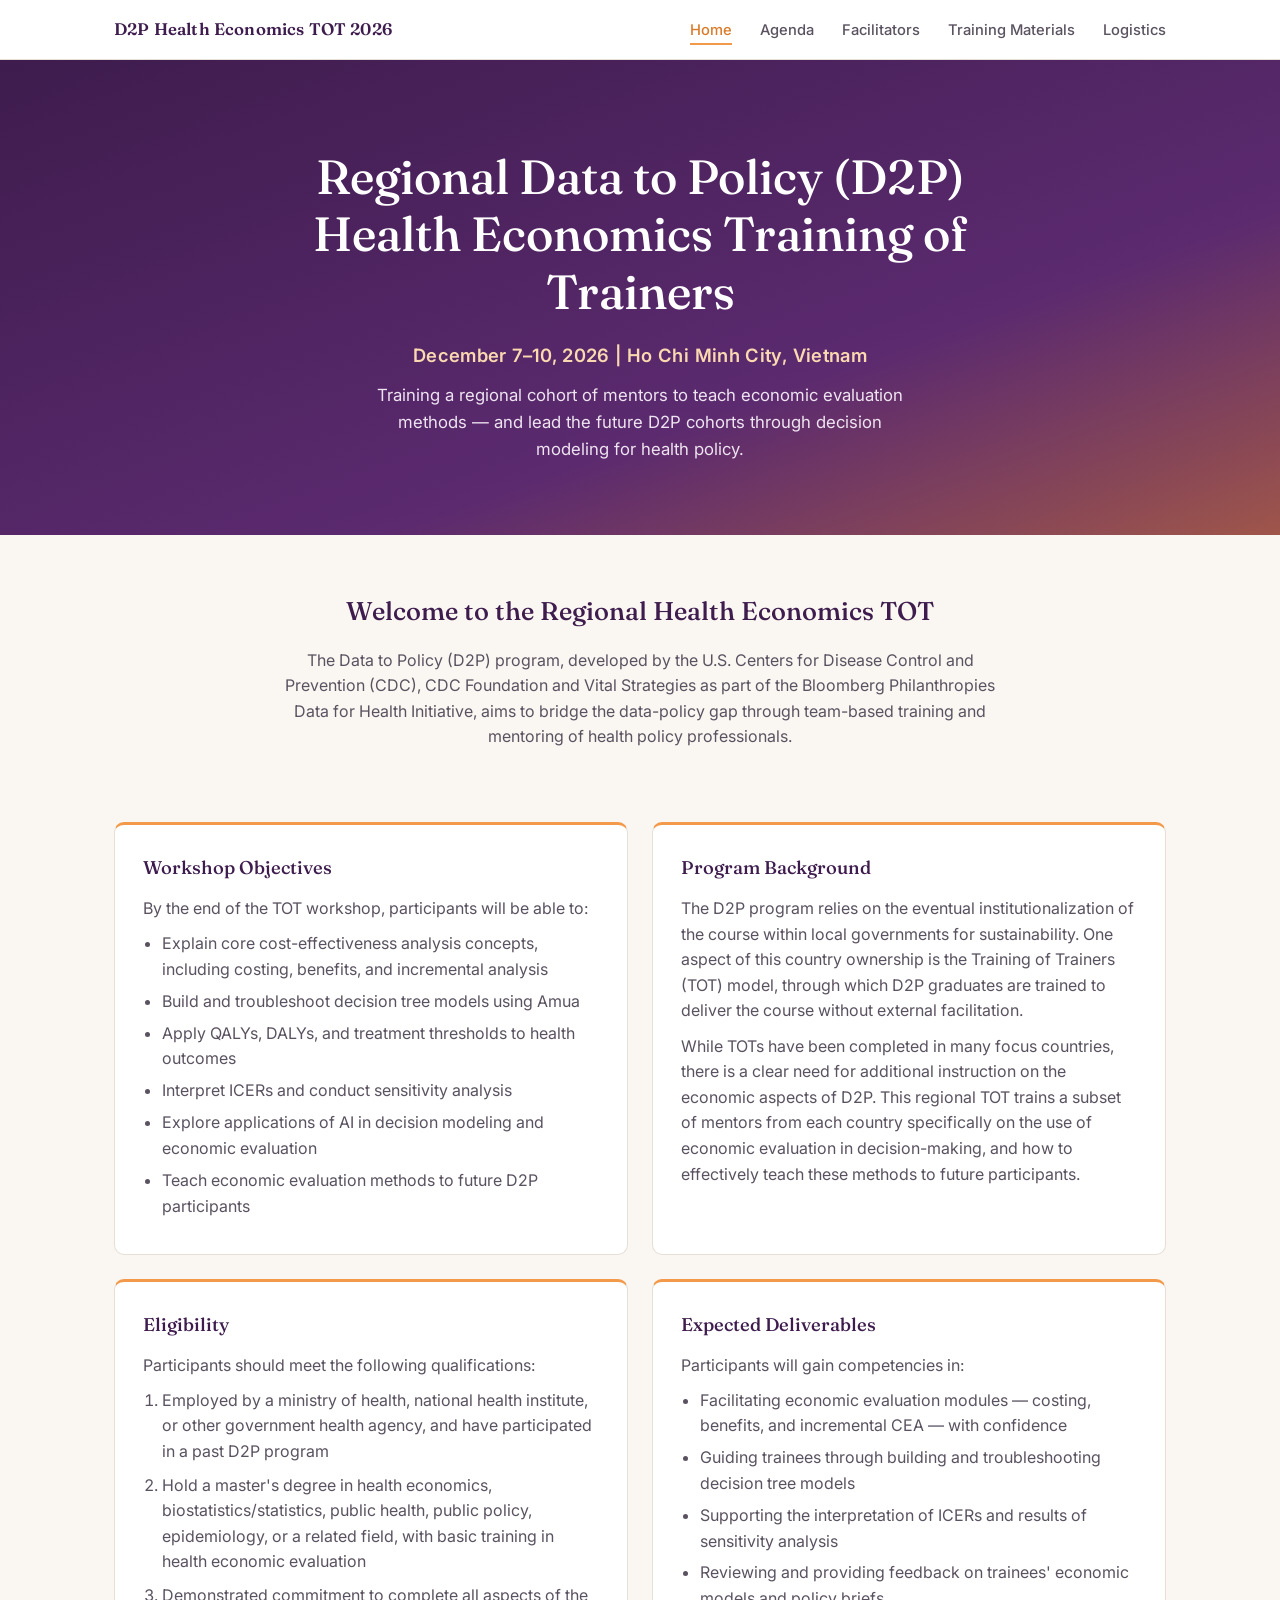
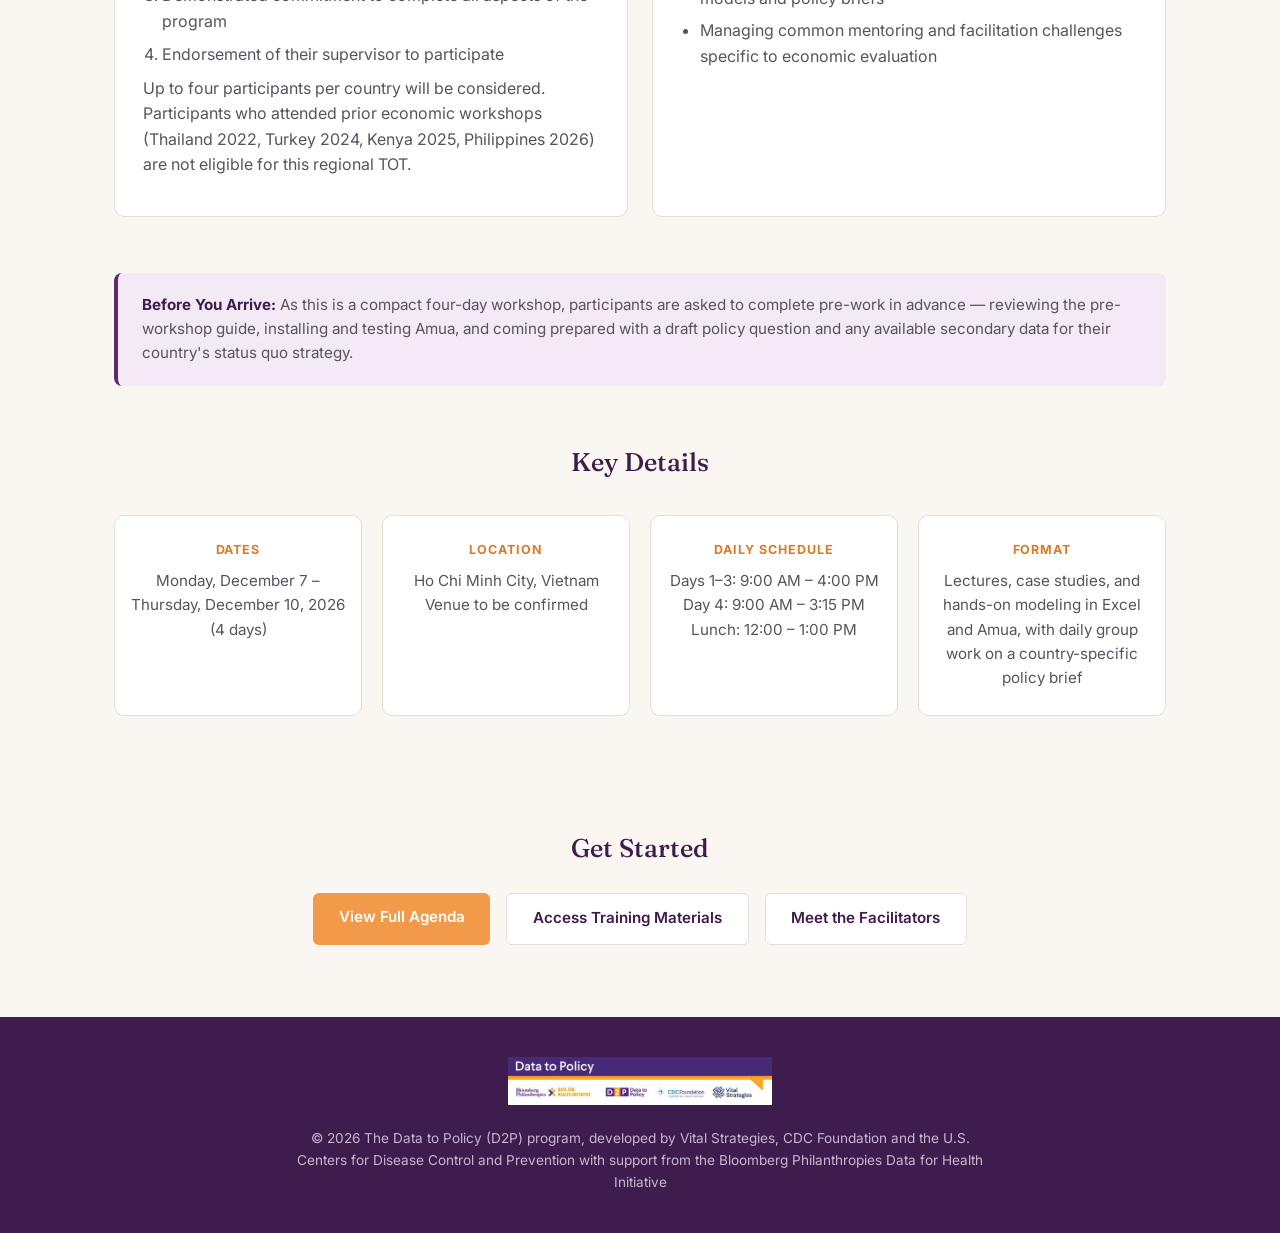
<file: index.html>
<!DOCTYPE html>
<html lang="en">
<head>
    <meta charset="UTF-8">
    <meta name="viewport" content="width=device-width, initial-scale=1.0">
    <title>D2P Regional Health Economics TOT — Ho Chi Minh City 2026</title>
    <link rel="preconnect" href="https://fonts.googleapis.com">
    <link rel="preconnect" href="https://fonts.gstatic.com" crossorigin>
    <link href="https://fonts.googleapis.com/css2?family=Fraunces:opsz,wght@9..144,400;9..144,500;9..144,600&family=Inter:wght@400;500;600;700&display=swap" rel="stylesheet">
    <link rel="stylesheet" href="styles.css">
</head>
<body>
    <nav class="navbar">
        <div class="nav-container">
            <div class="logo">D2P Health Economics TOT 2026</div>
            <ul class="nav-menu">
                <li><a href="index.html" class="active">Home</a></li>
                <li><a href="agenda.html">Agenda</a></li>
                <li><a href="facilitators.html">Facilitators</a></li>
                <li><a href="materials.html">Training Materials</a></li>
                <li><a href="logistics.html">Logistics</a></li>
            </ul>
        </div>
    </nav>

    <header class="hero">
        <div class="hero-content">
            <h1>Regional Data to Policy (D2P)<br>Health Economics Training of Trainers</h1>
            <p class="hero-subtitle">December 7–10, 2026 | Ho Chi Minh City, Vietnam</p>
            <p class="hero-description">Training a regional cohort of mentors to teach economic evaluation methods — and lead the future D2P cohorts through decision modeling for health policy.</p>
        </div>
    </header>

    <main class="container">
        <section class="welcome-section">
            <h2>Welcome to the Regional Health Economics TOT</h2>
            <p>The Data to Policy (D2P) program, developed by the U.S. Centers for Disease Control and Prevention (CDC), CDC Foundation and Vital Strategies as part of the Bloomberg Philanthropies Data for Health Initiative, aims to bridge the data-policy gap through team-based training and mentoring of health policy professionals.</p>
        </section>

        <section class="info-grid">
            <div class="info-card">
                <h3>Workshop Objectives</h3>
                <p>By the end of the TOT workshop, participants will be able to:</p>
                <ul>
                    <li>Explain core cost-effectiveness analysis concepts, including costing, benefits, and incremental analysis</li>
                    <li>Build and troubleshoot decision tree models using Amua</li>
                    <li>Apply QALYs, DALYs, and treatment thresholds to health outcomes</li>
                    <li>Interpret ICERs and conduct sensitivity analysis</li>
                    <li>Explore applications of AI in decision modeling and economic evaluation</li>
                    <li>Teach economic evaluation methods to future D2P participants</li>
                </ul>
            </div>

            <div class="info-card">
                <h3>Program Background</h3>
                <p>The D2P program relies on the eventual institutionalization of the course within local governments for sustainability. One aspect of this country ownership is the Training of Trainers (TOT) model, through which D2P graduates are trained to deliver the course without external facilitation.</p>
                <p>While TOTs have been completed in many focus countries, there is a clear need for additional instruction on the economic aspects of D2P. This regional TOT trains a subset of mentors from each country specifically on the use of economic evaluation in decision-making, and how to effectively teach these methods to future participants.</p>
            </div>

            <div class="info-card">
                <h3>Eligibility</h3>
                <p>Participants should meet the following qualifications:</p>
                <ol>
                    <li>Employed by a ministry of health, national health institute, or other government health agency, and have participated in a past D2P program</li>
                    <li>Hold a master's degree in health economics, biostatistics/statistics, public health, public policy, epidemiology, or a related field, with basic training in health economic evaluation</li>
                    <li>Demonstrated commitment to complete all aspects of the program</li>
                    <li>Endorsement of their supervisor to participate</li>
                </ol>
                <p>Up to four participants per country will be considered. Participants who attended prior economic workshops (Thailand 2022, Turkey 2024, Kenya 2025, Philippines 2026) are not eligible for this regional TOT.</p>
            </div>

            <div class="info-card">
                <h3>Expected Deliverables</h3>
                <p>Participants will gain competencies in:</p>
                <ul>
                    <li>Facilitating economic evaluation modules — costing, benefits, and incremental CEA — with confidence</li>
                    <li>Guiding trainees through building and troubleshooting decision tree models</li>
                    <li>Supporting the interpretation of ICERs and results of sensitivity analysis</li>
                    <li>Reviewing and providing feedback on trainees' economic models and policy briefs</li>
                    <li>Managing common mentoring and facilitation challenges specific to economic evaluation</li>
                </ul>
            </div>
        </section>

        <section class="note-banner">
            <strong>Before You Arrive:</strong> As this is a compact four-day workshop, participants are asked to complete pre-work in advance — reviewing the pre-workshop guide, installing and testing Amua, and coming prepared with a draft policy question and any available secondary data for their country's status quo strategy.
        </section>

        <section class="key-details">
            <h2>Key Details</h2>
            <div class="details-grid">
                <div class="detail-item">
                    <h4>Dates</h4>
                    <p>Monday, December 7 – Thursday, December 10, 2026<br>(4 days)</p>
                </div>
                <div class="detail-item">
                    <h4>Location</h4>
                    <p>Ho Chi Minh City, Vietnam<br>Venue to be confirmed</p>
                </div>
                <div class="detail-item">
                    <h4>Daily Schedule</h4>
                    <p>Days 1–3: 9:00 AM – 4:00 PM<br>Day 4: 9:00 AM – 3:15 PM<br>Lunch: 12:00 – 1:00 PM</p>
                </div>
                <div class="detail-item">
                    <h4>Format</h4>
                    <p>Lectures, case studies, and hands-on modeling in Excel and Amua, with daily group work on a country-specific policy brief</p>
                </div>
            </div>
        </section>

        <section class="cta-section">
            <h2>Get Started</h2>
            <div class="cta-buttons">
                <a href="agenda.html" class="btn btn-primary">View Full Agenda</a>
                <a href="materials.html" class="btn btn-secondary">Access Training Materials</a>
                <a href="facilitators.html" class="btn btn-secondary">Meet the Facilitators</a>
            </div>
        </section>
    </main>

    <footer class="footer">
        <div class="container">
            <div class="footer-content">
                <div class="footer-logos">
                    <img src="D2P1.jpg" alt="Data to Policy" class="footer-logo">
                </div>
                <div class="footer-text">
                    <p>&copy; 2026 The Data to Policy (D2P) program, developed by Vital Strategies, CDC Foundation and the U.S. Centers for Disease Control and Prevention with support from the Bloomberg Philanthropies Data for Health Initiative</p>
                </div>
            </div>
        </div>
    </footer>
</body>
</html>
</file>
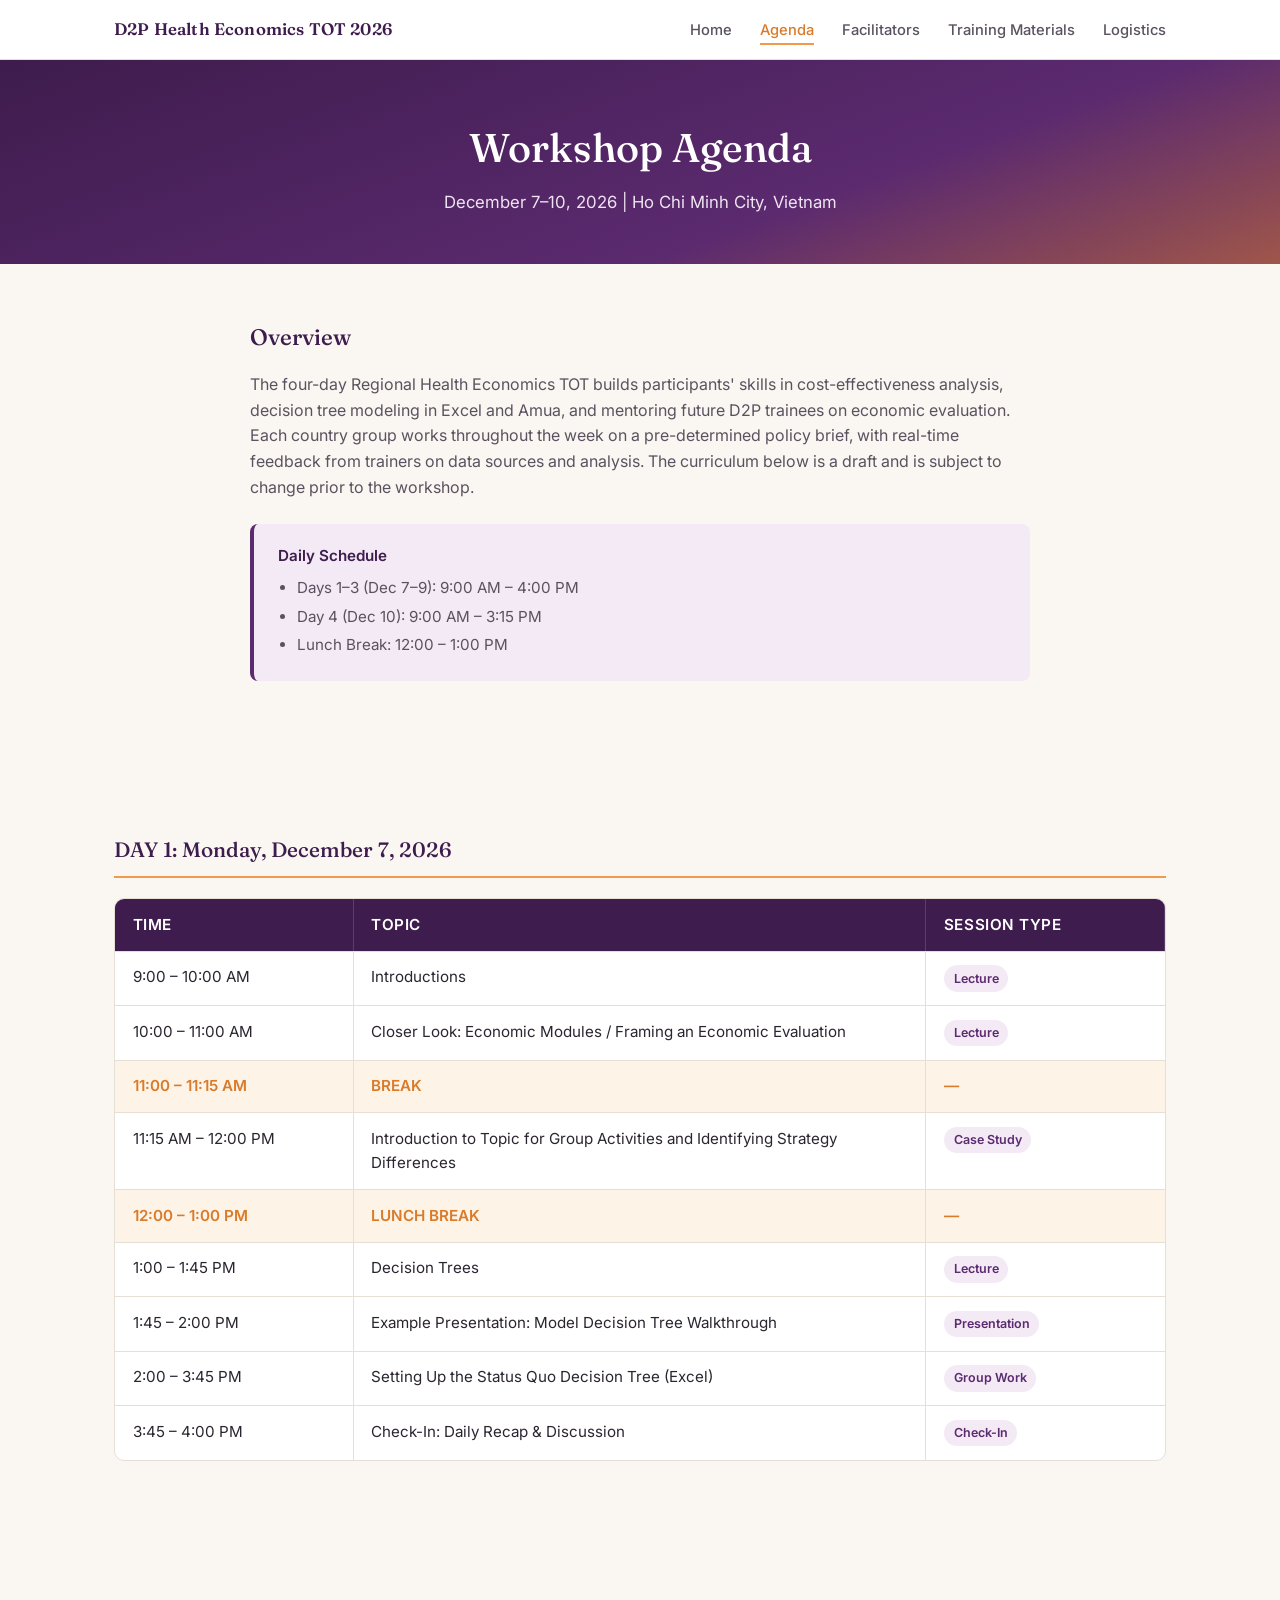
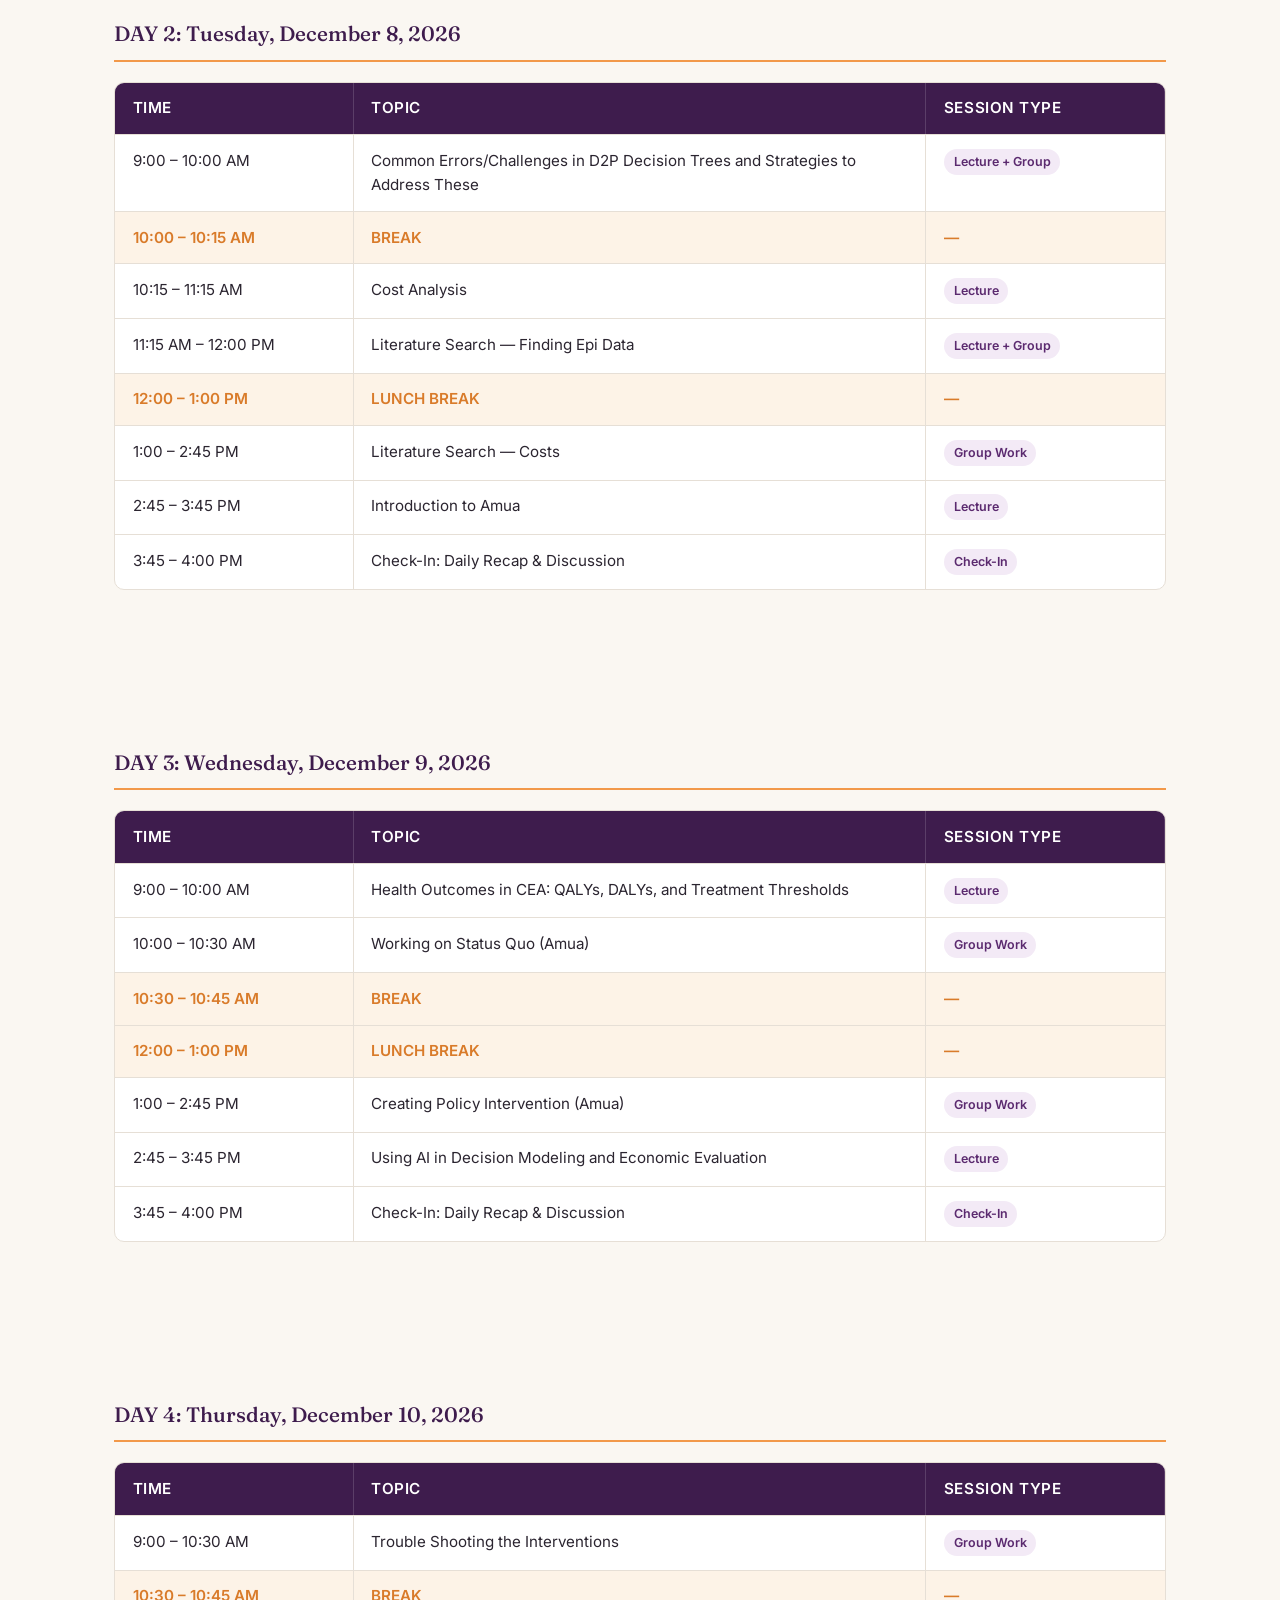
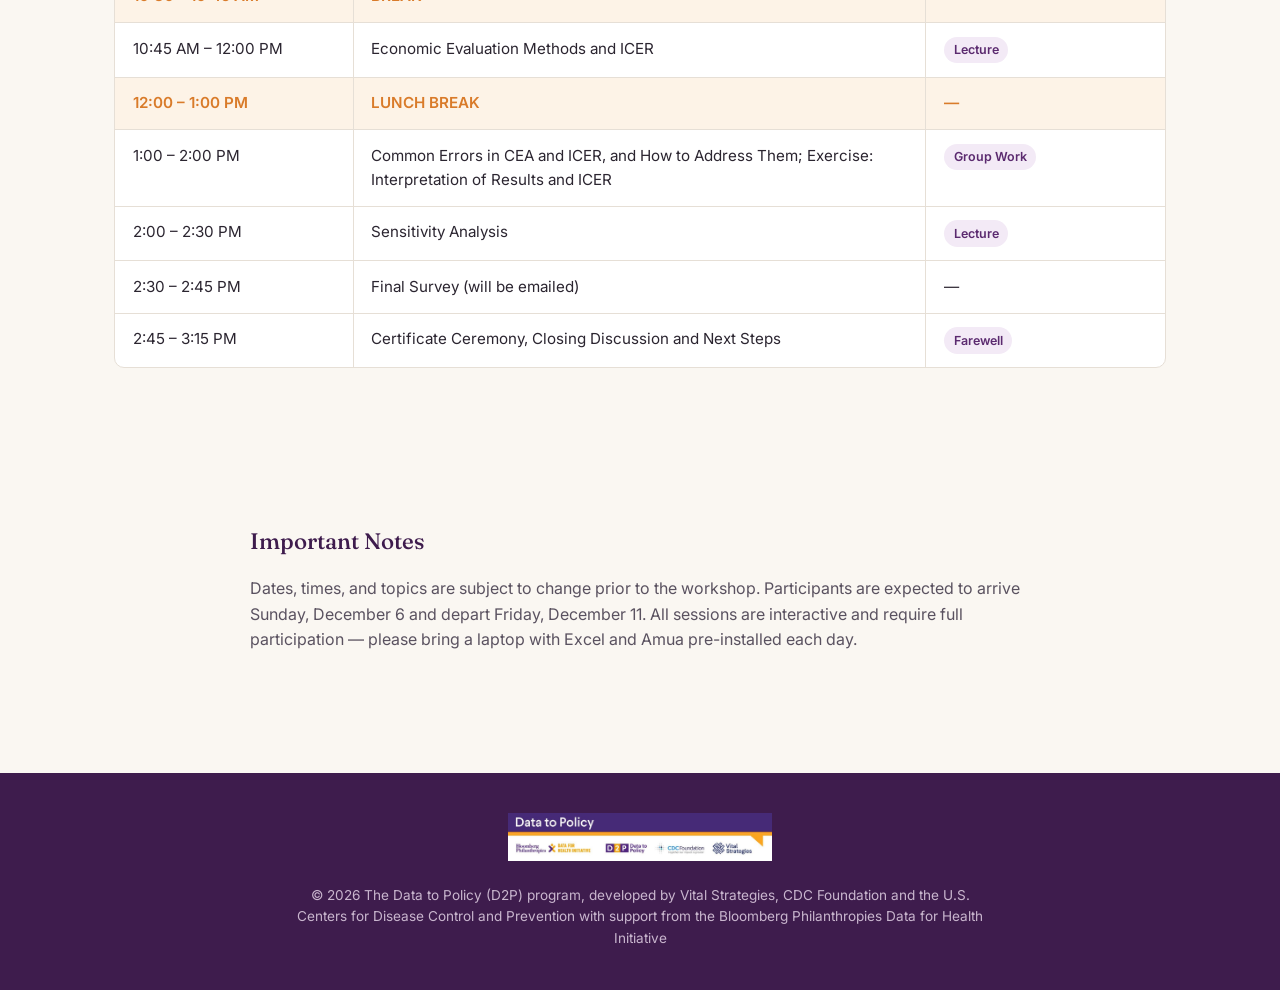
<file: agenda.html>
<!DOCTYPE html>
<html lang="en">
<head>
    <meta charset="UTF-8">
    <meta name="viewport" content="width=device-width, initial-scale=1.0">
    <title>Agenda - D2P Regional Health Economics TOT</title>
    <link rel="preconnect" href="https://fonts.googleapis.com">
    <link rel="preconnect" href="https://fonts.gstatic.com" crossorigin>
    <link href="https://fonts.googleapis.com/css2?family=Fraunces:opsz,wght@9..144,400;9..144,500;9..144,600&family=Inter:wght@400;500;600;700&display=swap" rel="stylesheet">
    <link rel="stylesheet" href="styles.css">
</head>
<body>
    <nav class="navbar">
        <div class="nav-container">
            <div class="logo">D2P Health Economics TOT 2026</div>
            <ul class="nav-menu">
                <li><a href="index.html">Home</a></li>
                <li><a href="agenda.html" class="active">Agenda</a></li>
                <li><a href="facilitators.html">Facilitators</a></li>
                <li><a href="materials.html">Training Materials</a></li>
                <li><a href="logistics.html">Logistics</a></li>
            </ul>
        </div>
    </nav>

    <header class="page-header">
        <div class="container">
            <h1>Workshop Agenda</h1>
            <p>December 7–10, 2026 | Ho Chi Minh City, Vietnam</p>
        </div>
    </header>

    <main class="container">
        <section class="agenda-intro">
            <h2>Overview</h2>
            <p>The four-day Regional Health Economics TOT builds participants' skills in cost-effectiveness analysis, decision tree modeling in Excel and Amua, and mentoring future D2P trainees on economic evaluation. Each country group works throughout the week on a pre-determined policy brief, with real-time feedback from trainers on data sources and analysis. The curriculum below is a draft and is subject to change prior to the workshop.</p>
            <div class="schedule-note">
                <p>Daily Schedule</p>
                <ul>
                    <li>Days 1–3 (Dec 7–9): 9:00 AM – 4:00 PM</li>
                    <li>Day 4 (Dec 10): 9:00 AM – 3:15 PM</li>
                    <li>Lunch Break: 12:00 – 1:00 PM</li>
                </ul>
            </div>
        </section>

        <section class="agenda-day">
            <h2 class="day-header">DAY 1: Monday, December 7, 2026</h2>
            <div class="agenda-table">
                <div class="agenda-row header">
                    <div>Time</div>
                    <div>Topic</div>
                    <div>Session Type</div>
                </div>
                <div class="agenda-row">
                    <div>9:00 – 10:00 AM</div>
                    <div>Introductions</div>
                    <div><span class="session-type">Lecture</span></div>
                </div>
                <div class="agenda-row">
                    <div>10:00 – 11:00 AM</div>
                    <div>Closer Look: Economic Modules / Framing an Economic Evaluation</div>
                    <div><span class="session-type">Lecture</span></div>
                </div>
                <div class="agenda-row break">
                    <div>11:00 – 11:15 AM</div>
                    <div>BREAK</div>
                    <div>—</div>
                </div>
                <div class="agenda-row">
                    <div>11:15 AM – 12:00 PM</div>
                    <div>Introduction to Topic for Group Activities and Identifying Strategy Differences</div>
                    <div><span class="session-type">Case Study</span></div>
                </div>
                <div class="agenda-row break">
                    <div>12:00 – 1:00 PM</div>
                    <div>LUNCH BREAK</div>
                    <div>—</div>
                </div>
                <div class="agenda-row">
                    <div>1:00 – 1:45 PM</div>
                    <div>Decision Trees</div>
                    <div><span class="session-type">Lecture</span></div>
                </div>
                <div class="agenda-row">
                    <div>1:45 – 2:00 PM</div>
                    <div>Example Presentation: Model Decision Tree Walkthrough</div>
                    <div><span class="session-type">Presentation</span></div>
                </div>
                <div class="agenda-row">
                    <div>2:00 – 3:45 PM</div>
                    <div>Setting Up the Status Quo Decision Tree (Excel)</div>
                    <div><span class="session-type">Group Work</span></div>
                </div>
                <div class="agenda-row">
                    <div>3:45 – 4:00 PM</div>
                    <div>Check-In: Daily Recap &amp; Discussion</div>
                    <div><span class="session-type">Check-In</span></div>
                </div>
            </div>
        </section>

        <section class="agenda-day">
            <h2 class="day-header">DAY 2: Tuesday, December 8, 2026</h2>
            <div class="agenda-table">
                <div class="agenda-row header">
                    <div>Time</div>
                    <div>Topic</div>
                    <div>Session Type</div>
                </div>
                <div class="agenda-row">
                    <div>9:00 – 10:00 AM</div>
                    <div>Common Errors/Challenges in D2P Decision Trees and Strategies to Address These</div>
                    <div><span class="session-type">Lecture + Group</span></div>
                </div>
                <div class="agenda-row break">
                    <div>10:00 – 10:15 AM</div>
                    <div>BREAK</div>
                    <div>—</div>
                </div>
                <div class="agenda-row">
                    <div>10:15 – 11:15 AM</div>
                    <div>Cost Analysis</div>
                    <div><span class="session-type">Lecture</span></div>
                </div>
                <div class="agenda-row">
                    <div>11:15 AM – 12:00 PM</div>
                    <div>Literature Search — Finding Epi Data</div>
                    <div><span class="session-type">Lecture + Group</span></div>
                </div>
                <div class="agenda-row break">
                    <div>12:00 – 1:00 PM</div>
                    <div>LUNCH BREAK</div>
                    <div>—</div>
                </div>
                <div class="agenda-row">
                    <div>1:00 – 2:45 PM</div>
                    <div>Literature Search — Costs</div>
                    <div><span class="session-type">Group Work</span></div>
                </div>
                <div class="agenda-row">
                    <div>2:45 – 3:45 PM</div>
                    <div>Introduction to Amua</div>
                    <div><span class="session-type">Lecture</span></div>
                </div>
                <div class="agenda-row">
                    <div>3:45 – 4:00 PM</div>
                    <div>Check-In: Daily Recap &amp; Discussion</div>
                    <div><span class="session-type">Check-In</span></div>
                </div>
            </div>
        </section>

        <section class="agenda-day">
            <h2 class="day-header">DAY 3: Wednesday, December 9, 2026</h2>
            <div class="agenda-table">
                <div class="agenda-row header">
                    <div>Time</div>
                    <div>Topic</div>
                    <div>Session Type</div>
                </div>
                <div class="agenda-row">
                    <div>9:00 – 10:00 AM</div>
                    <div>Health Outcomes in CEA: QALYs, DALYs, and Treatment Thresholds</div>
                    <div><span class="session-type">Lecture</span></div>
                </div>
                <div class="agenda-row">
                    <div>10:00 – 10:30 AM</div>
                    <div>Working on Status Quo (Amua)</div>
                    <div><span class="session-type">Group Work</span></div>
                </div>
                <div class="agenda-row break">
                    <div>10:30 – 10:45 AM</div>
                    <div>BREAK</div>
                    <div>—</div>
                </div>
                <div class="agenda-row break">
                    <div>12:00 – 1:00 PM</div>
                    <div>LUNCH BREAK</div>
                    <div>—</div>
                </div>
                <div class="agenda-row">
                    <div>1:00 – 2:45 PM</div>
                    <div>Creating Policy Intervention (Amua)</div>
                    <div><span class="session-type">Group Work</span></div>
                </div>
                <div class="agenda-row">
                    <div>2:45 – 3:45 PM</div>
                    <div>Using AI in Decision Modeling and Economic Evaluation</div>
                    <div><span class="session-type">Lecture</span></div>
                </div>
                <div class="agenda-row">
                    <div>3:45 – 4:00 PM</div>
                    <div>Check-In: Daily Recap &amp; Discussion</div>
                    <div><span class="session-type">Check-In</span></div>
                </div>
            </div>
        </section>

        <section class="agenda-day">
            <h2 class="day-header">DAY 4: Thursday, December 10, 2026</h2>
            <div class="agenda-table">
                <div class="agenda-row header">
                    <div>Time</div>
                    <div>Topic</div>
                    <div>Session Type</div>
                </div>
                <div class="agenda-row">
                    <div>9:00 – 10:30 AM</div>
                    <div>Trouble Shooting the Interventions</div>
                    <div><span class="session-type">Group Work</span></div>
                </div>
                <div class="agenda-row break">
                    <div>10:30 – 10:45 AM</div>
                    <div>BREAK</div>
                    <div>—</div>
                </div>
                <div class="agenda-row">
                    <div>10:45 AM – 12:00 PM</div>
                    <div>Economic Evaluation Methods and ICER</div>
                    <div><span class="session-type">Lecture</span></div>
                </div>
                <div class="agenda-row break">
                    <div>12:00 – 1:00 PM</div>
                    <div>LUNCH BREAK</div>
                    <div>—</div>
                </div>
                <div class="agenda-row">
                    <div>1:00 – 2:00 PM</div>
                    <div>Common Errors in CEA and ICER, and How to Address Them; Exercise: Interpretation of Results and ICER</div>
                    <div><span class="session-type">Group Work</span></div>
                </div>
                <div class="agenda-row">
                    <div>2:00 – 2:30 PM</div>
                    <div>Sensitivity Analysis</div>
                    <div><span class="session-type">Lecture</span></div>
                </div>
                <div class="agenda-row">
                    <div>2:30 – 2:45 PM</div>
                    <div>Final Survey (will be emailed)</div>
                    <div>—</div>
                </div>
                <div class="agenda-row">
                    <div>2:45 – 3:15 PM</div>
                    <div>Certificate Ceremony, Closing Discussion and Next Steps</div>
                    <div><span class="session-type">Farewell</span></div>
                </div>
            </div>
        </section>

        <section class="agenda-intro">
            <h2>Important Notes</h2>
            <p style="color: var(--ink-soft);">
                Dates, times, and topics are subject to change prior to the workshop. Participants are expected to arrive Sunday, December 6 and depart Friday, December 11. All sessions are interactive and require full participation — please bring a laptop with Excel and Amua pre-installed each day.
            </p>
        </section>
    </main>

    <footer class="footer">
        <div class="container">
            <div class="footer-content">
                <div class="footer-logos">
                    <img src="D2P1.jpg" alt="Data to Policy - Partner Organizations" class="footer-logo">
                </div>
                <div class="footer-text">
                    <p>&copy; 2026 The Data to Policy (D2P) program, developed by Vital Strategies, CDC Foundation and the U.S. Centers for Disease Control and Prevention with support from the Bloomberg Philanthropies Data for Health Initiative</p>
                </div>
            </div>
        </div>
    </footer>
</body>
</html>
</file>
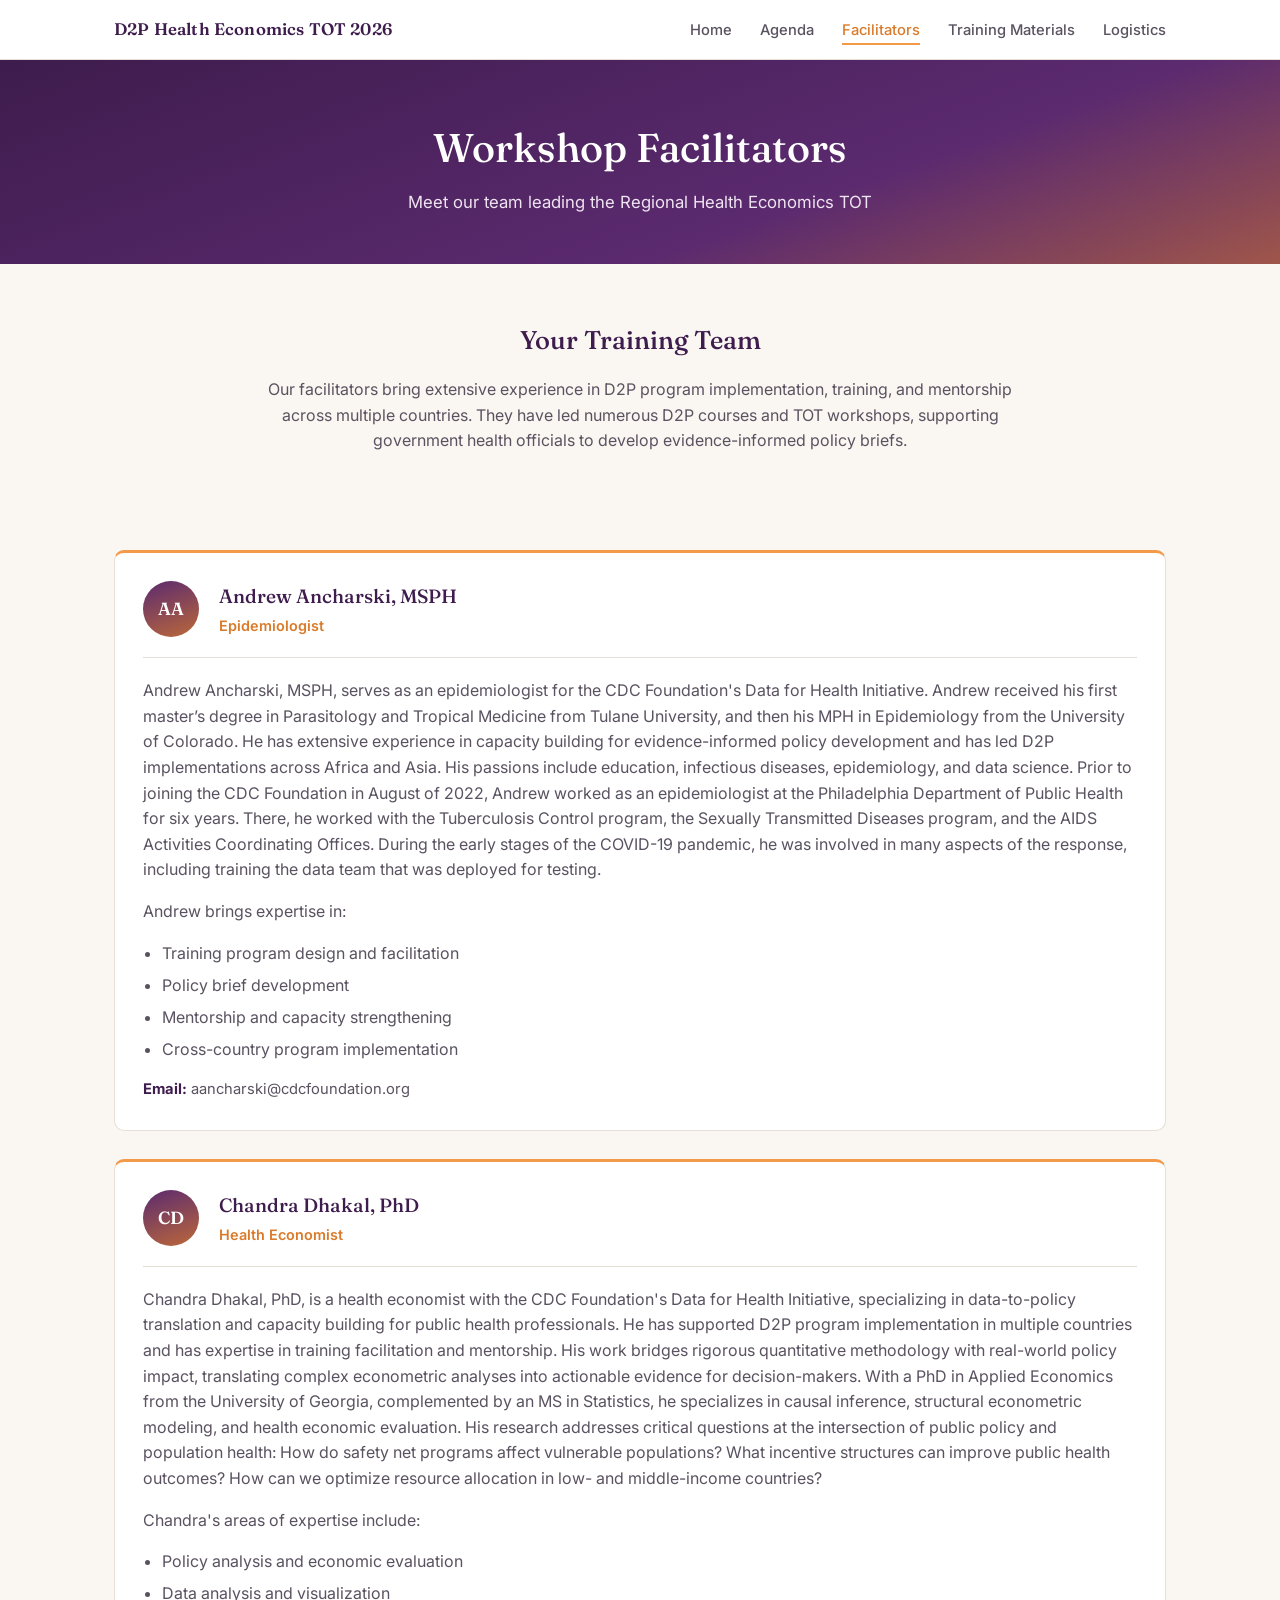
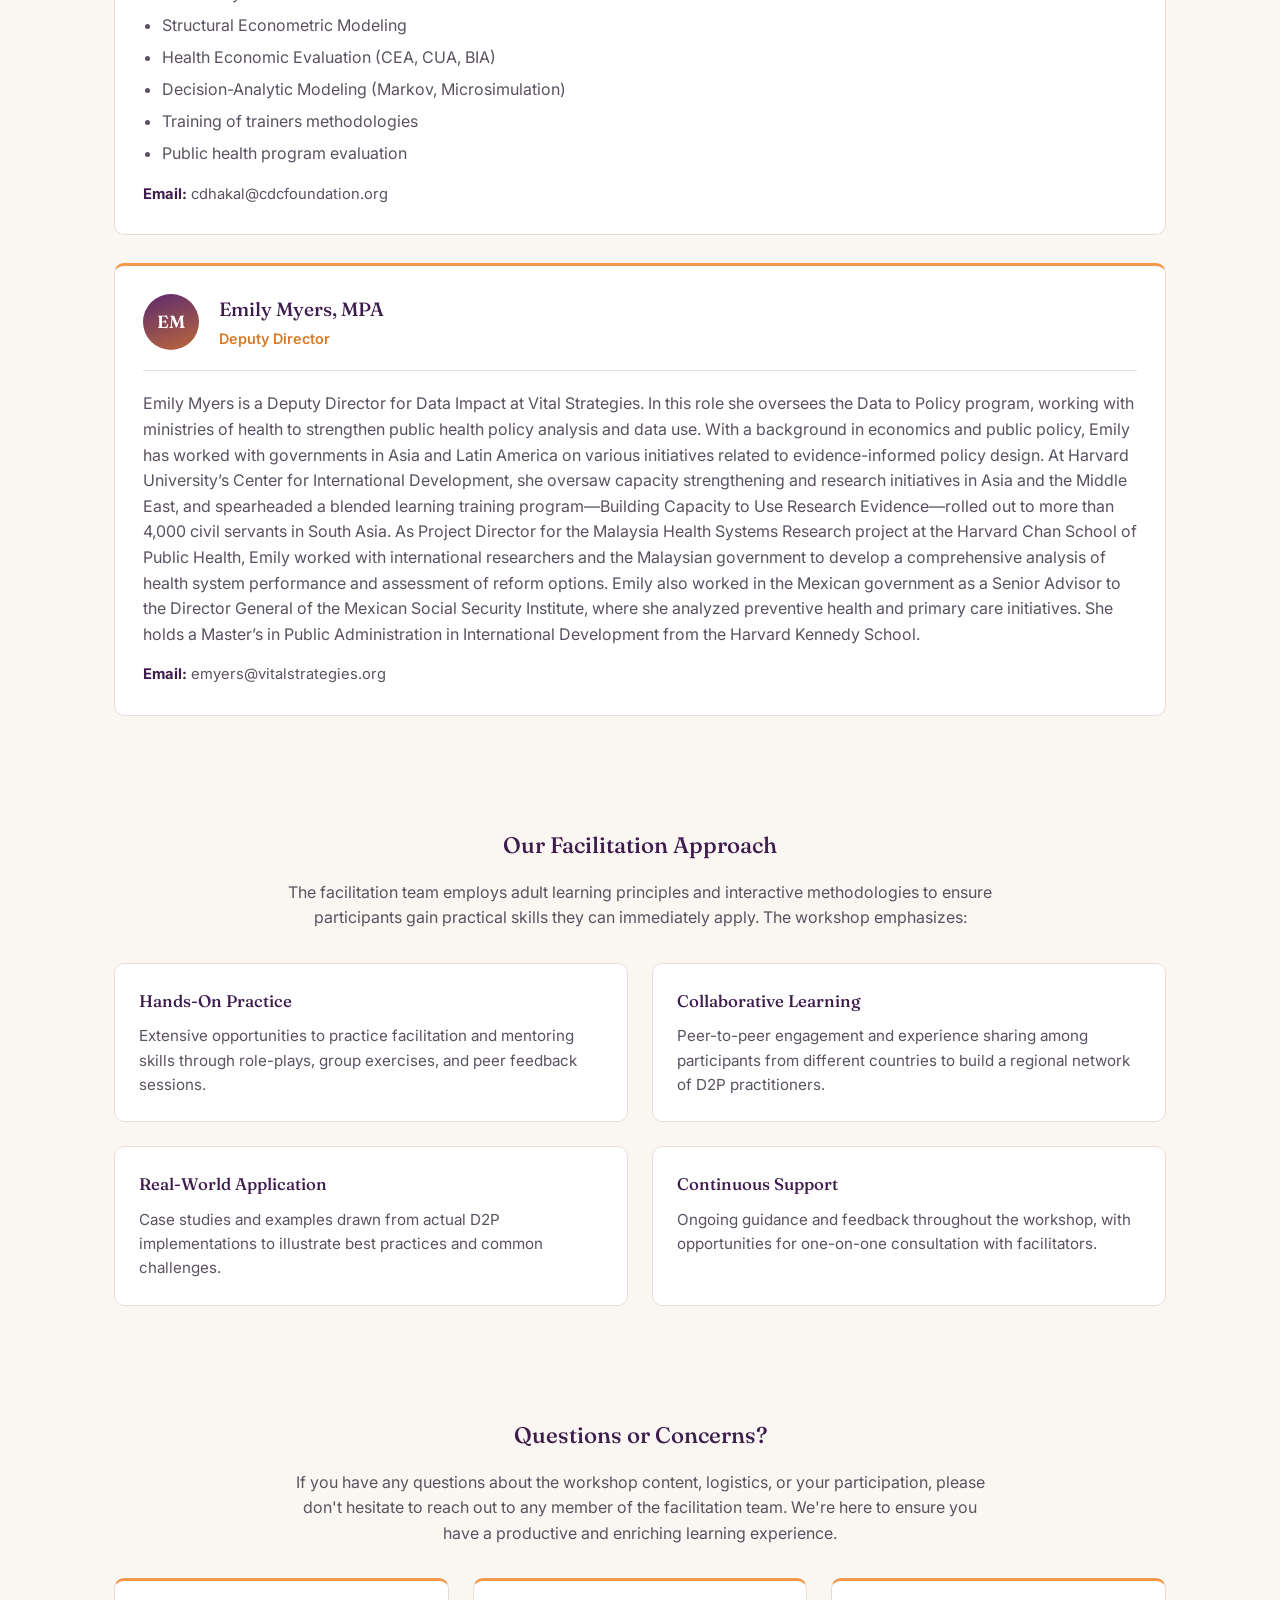
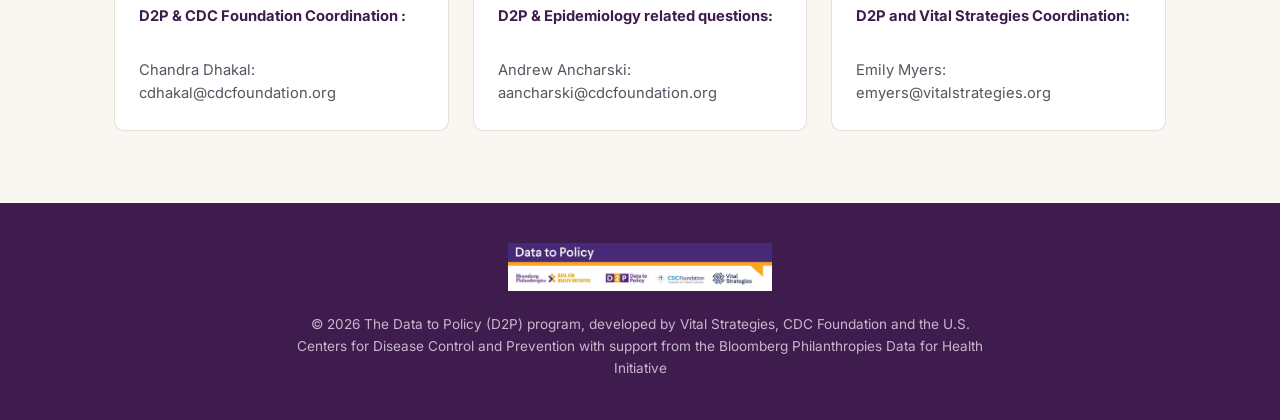
<file: facilitators.html>
<!DOCTYPE html>
<html lang="en">
<head>
    <meta charset="UTF-8">
    <meta name="viewport" content="width=device-width, initial-scale=1.0">
    <title>Facilitators - D2P Regional Health Economics TOT</title>
    <link rel="preconnect" href="https://fonts.googleapis.com">
    <link rel="preconnect" href="https://fonts.gstatic.com" crossorigin>
    <link href="https://fonts.googleapis.com/css2?family=Fraunces:opsz,wght@9..144,400;9..144,500;9..144,600&family=Inter:wght@400;500;600;700&display=swap" rel="stylesheet">
    <link rel="stylesheet" href="styles.css">
</head>
<body>
    <nav class="navbar">
        <div class="nav-container">
            <div class="logo">D2P Health Economics TOT 2026</div>
            <ul class="nav-menu">
                <li><a href="index.html">Home</a></li>
                <li><a href="agenda.html">Agenda</a></li>
                <li><a href="facilitators.html" class="active">Facilitators</a></li>
                <li><a href="materials.html">Training Materials</a></li>
                <li><a href="logistics.html">Logistics</a></li>
            </ul>
        </div>
    </nav>

    <header class="page-header">
        <div class="container">
            <h1>Workshop Facilitators</h1>
            <p>Meet our team leading the Regional Health Economics TOT</p>
        </div>
    </header>

    <main class="container">
        <section class="facilitators-intro">
            <h2>Your Training Team</h2>
            <p>Our facilitators bring extensive experience in D2P program implementation, training, and mentorship across multiple countries. They have led numerous D2P courses and TOT workshops, supporting government health officials to develop evidence-informed policy briefs.</p>
        </section>

        <section class="facilitators-grid">
            <div class="facilitator-card">
                <div class="facilitator-header">
                    <div class="facilitator-icon">AA</div>
                    <div class="facilitator-name">
                        <h3>Andrew Ancharski, MSPH</h3>
                        <p class="facilitator-title">Epidemiologist </p>
                    </div>
                </div>
                <div class="facilitator-bio">
                    <p>Andrew Ancharski, MSPH, serves as an epidemiologist for the CDC Foundation's Data for Health Initiative. Andrew received his first master’s degree in Parasitology and Tropical Medicine from Tulane University, and then his MPH in Epidemiology from the University of Colorado. He has extensive experience in capacity building for evidence-informed policy development and has led D2P implementations across Africa and Asia. His passions include education, infectious diseases, epidemiology, and data science. Prior to joining the CDC Foundation in August of 2022, Andrew worked as an epidemiologist at the Philadelphia Department of Public Health for six years. There, he worked with the Tuberculosis Control program, the Sexually Transmitted Diseases program, and the AIDS Activities Coordinating Offices. During the early stages of the COVID-19 pandemic, he was involved in many aspects of the response, including training the data team that was deployed for testing.</p>
                    <p>Andrew brings expertise in:</p>
                    <ul>
                        <li>Training program design and facilitation</li>
                                                <li>Policy brief development</li>
                        <li>Mentorship and capacity strengthening</li>
                        <li>Cross-country program implementation</li>
                    </ul>
                    <p class="contact-info"><strong>Email:</strong> aancharski@cdcfoundation.org</p>
                </div>
            </div>

            <div class="facilitator-card">
                <div class="facilitator-header">
                    <div class="facilitator-icon">CD</div>
                    <div class="facilitator-name">
                        <h3>Chandra Dhakal, PhD</h3>
                        <p class="facilitator-title">Health Economist</p>
                    </div>
                </div>
                <div class="facilitator-bio">
                    <p>Chandra Dhakal, PhD, is a health economist with the CDC Foundation's Data for Health Initiative, specializing in data-to-policy translation and capacity building for public health professionals. He has supported D2P program implementation in multiple countries and has expertise in training facilitation and mentorship. His work bridges rigorous quantitative methodology with real-world policy impact, translating complex econometric analyses into actionable evidence for decision-makers.

With a PhD in Applied Economics from the University of Georgia, complemented by an MS in Statistics, he specializes in causal inference, structural econometric modeling, and health economic evaluation. His research addresses critical questions at the intersection of public policy and population health: How do safety net programs affect vulnerable populations? What incentive structures can improve public health outcomes? How can we optimize resource allocation in low- and middle-income countries?</p>
                    <p>Chandra's areas of expertise include:</p>
                    <ul>
                        <li>Policy analysis and economic evaluation</li>
                        <li>Data analysis and visualization</li>
                        <li>Structural Econometric Modeling</li>
                        <li>Health Economic Evaluation (CEA, CUA, BIA)</li>
                        <li>Decision-Analytic Modeling (Markov, Microsimulation)</li>
                        <li>Training of trainers methodologies</li>
                        <li>Public health program evaluation</li>
                    </ul>
                    <p class="contact-info"><strong>Email:</strong> cdhakal@cdcfoundation.org</p>
                </div>
            </div>

            <div class="facilitator-card">
                <div class="facilitator-header">
                    <div class="facilitator-icon">EM</div>
                    <div class="facilitator-name">
                        <h3>Emily Myers, MPA</h3>
                        <p class="facilitator-title">Deputy Director</p>
                    </div>
                </div>
                <div class="facilitator-bio">
                    <p>Emily Myers is a Deputy Director for Data Impact at Vital Strategies. In this role she oversees the Data to Policy program, working with ministries of health to strengthen public health policy analysis and data use. With a background in economics and public policy, Emily has worked with governments in Asia and Latin America on various initiatives related to evidence-informed policy design. At Harvard University’s Center for International Development, she oversaw capacity strengthening and research initiatives in Asia and the Middle East, and spearheaded a blended learning training program—Building Capacity to Use Research Evidence—rolled out to more than 4,000 civil servants in South Asia. As Project Director for the Malaysia Health Systems Research project at the Harvard Chan School of Public Health, Emily worked with international researchers and the Malaysian government to develop a comprehensive analysis of health system performance and assessment of reform options. 
                    Emily also worked in the Mexican government as a Senior Advisor to the Director General of the Mexican Social Security Institute, where she analyzed preventive health and primary care initiatives. She holds a Master’s in Public Administration in International Development from the Harvard Kennedy School.</p>
                  
                    
                    <p class="contact-info"><strong>Email:</strong> emyers@vitalstrategies.org</p>
                </div>
            </div>
        </section>

        <section class="facilitation-approach">
            <h2>Our Facilitation Approach</h2>
            <p>The facilitation team employs adult learning principles and interactive methodologies to ensure participants gain practical skills they can immediately apply. The workshop emphasizes:</p>
            
            <div class="approach-grid">
                <div class="approach-item">
                    <h4>Hands-On Practice</h4>
                    <p>Extensive opportunities to practice facilitation and mentoring skills through role-plays, group exercises, and peer feedback sessions.</p>
                </div>
                <div class="approach-item">
                    <h4>Collaborative Learning</h4>
                    <p>Peer-to-peer engagement and experience sharing among participants from different countries to build a regional network of D2P practitioners.</p>
                </div>
                <div class="approach-item">
                    <h4>Real-World Application</h4>
                    <p>Case studies and examples drawn from actual D2P implementations to illustrate best practices and common challenges.</p>
                </div>
                <div class="approach-item">
                    <h4>Continuous Support</h4>
                    <p>Ongoing guidance and feedback throughout the workshop, with opportunities for one-on-one consultation with facilitators.</p>
                </div>
            </div>
        </section>

        <section class="contact-section">
            <h2>Questions or Concerns?</h2>
            <p>If you have any questions about the workshop content, logistics, or your participation, please don't hesitate to reach out to any member of the facilitation team. We're here to ensure you have a productive and enriching learning experience.</p>
            <div class="contact-grid">
                <div>
                    <strong>D2P & CDC Foundation Coordination   :</strong><br>
                    Chandra Dhakal: cdhakal@cdcfoundation.org
                </div>
                <div>
                    <strong>  D2P & Epidemiology related questions:</strong><br>
                    Andrew Ancharski: aancharski@cdcfoundation.org
                </div>
                <div>
                    <strong>D2P and Vital Strategies Coordination:</strong><br>
                    Emily Myers: emyers@vitalstrategies.org
                </div>
            </div>
        </section>
    </main>


<footer class="footer">
    <div class="container">
        <div class="footer-content">
            <div class="footer-logos">
                <img src="D2P1.jpg" alt="Data to Policy - Partner Organizations" class="footer-logo">
            </div>
            <div class="footer-text">
<p>&copy; 2026 The Data to Policy (D2P) program, developed by Vital Strategies, CDC Foundation and the U.S. Centers for Disease Control and Prevention with support from the Bloomberg Philanthropies Data for Health Initiative</p>
            </div>
        </div>
    </div>
</footer>
</body>
</html>
</file>
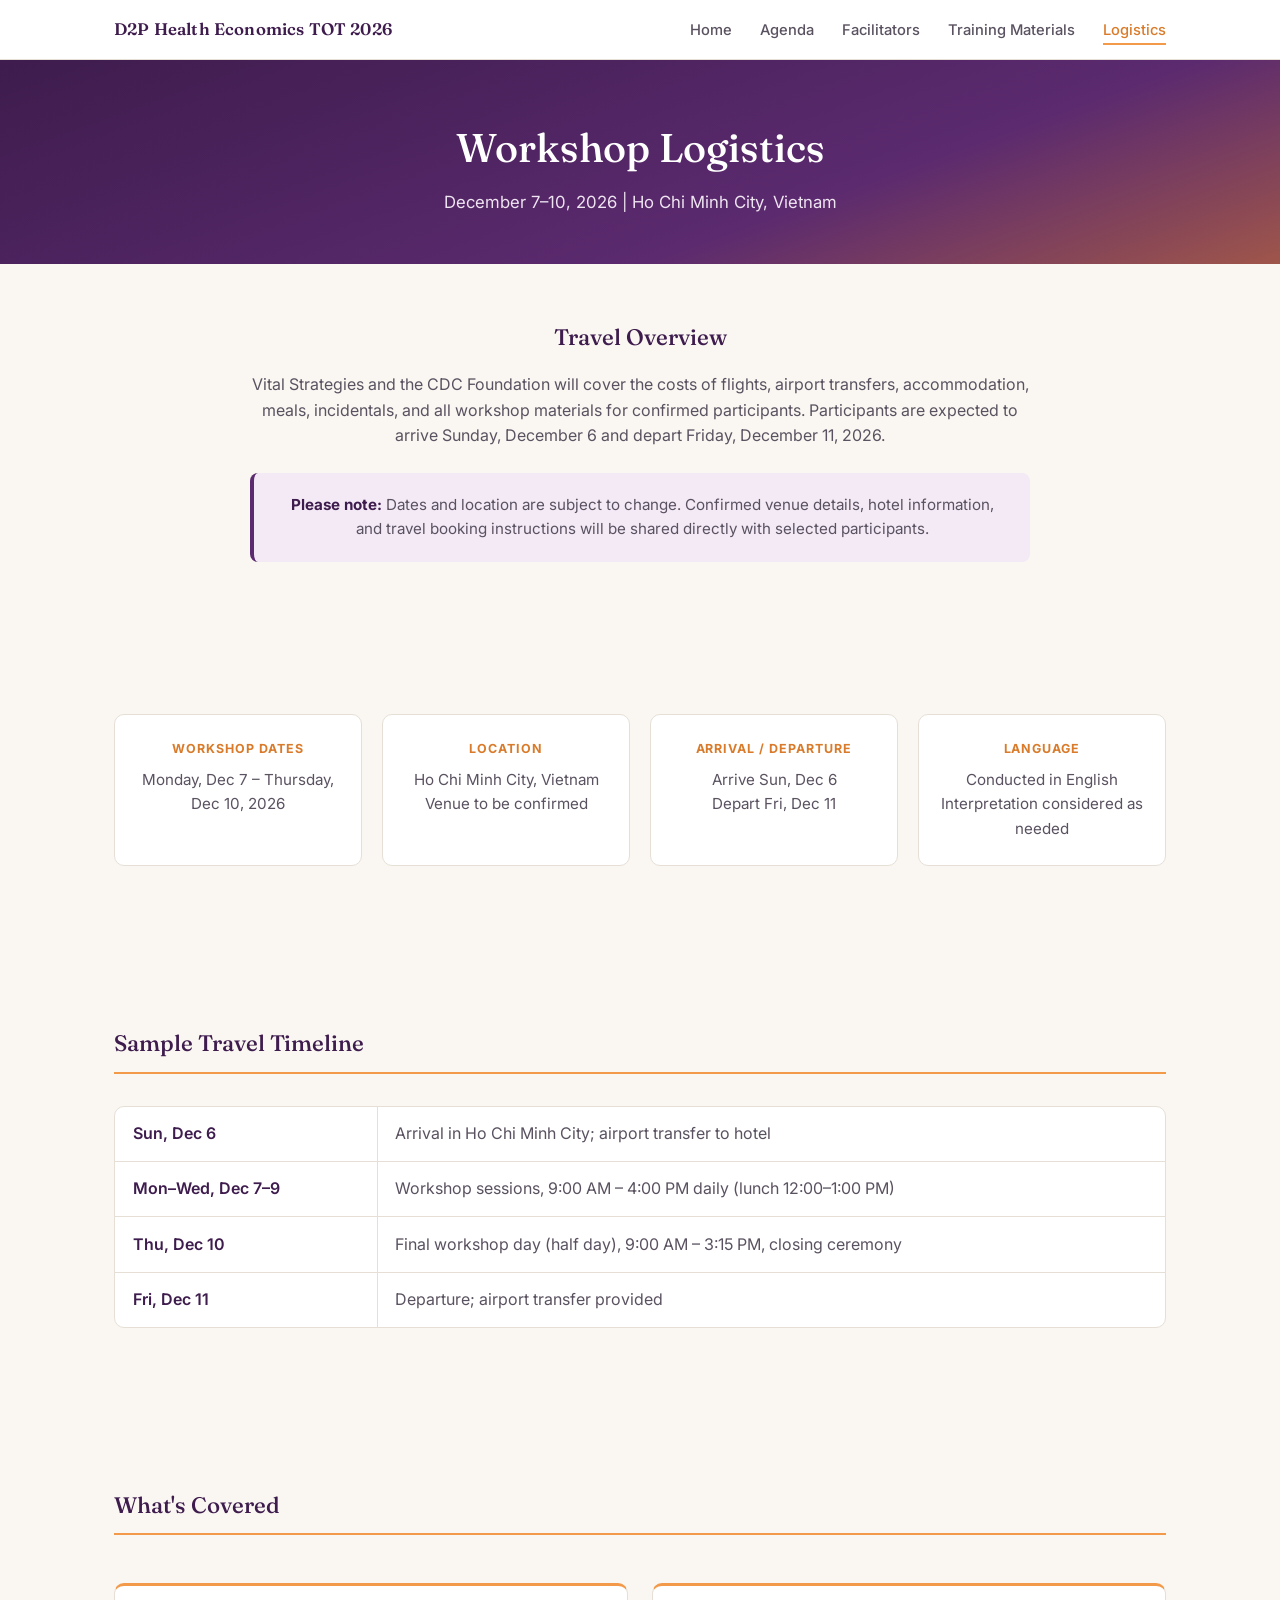
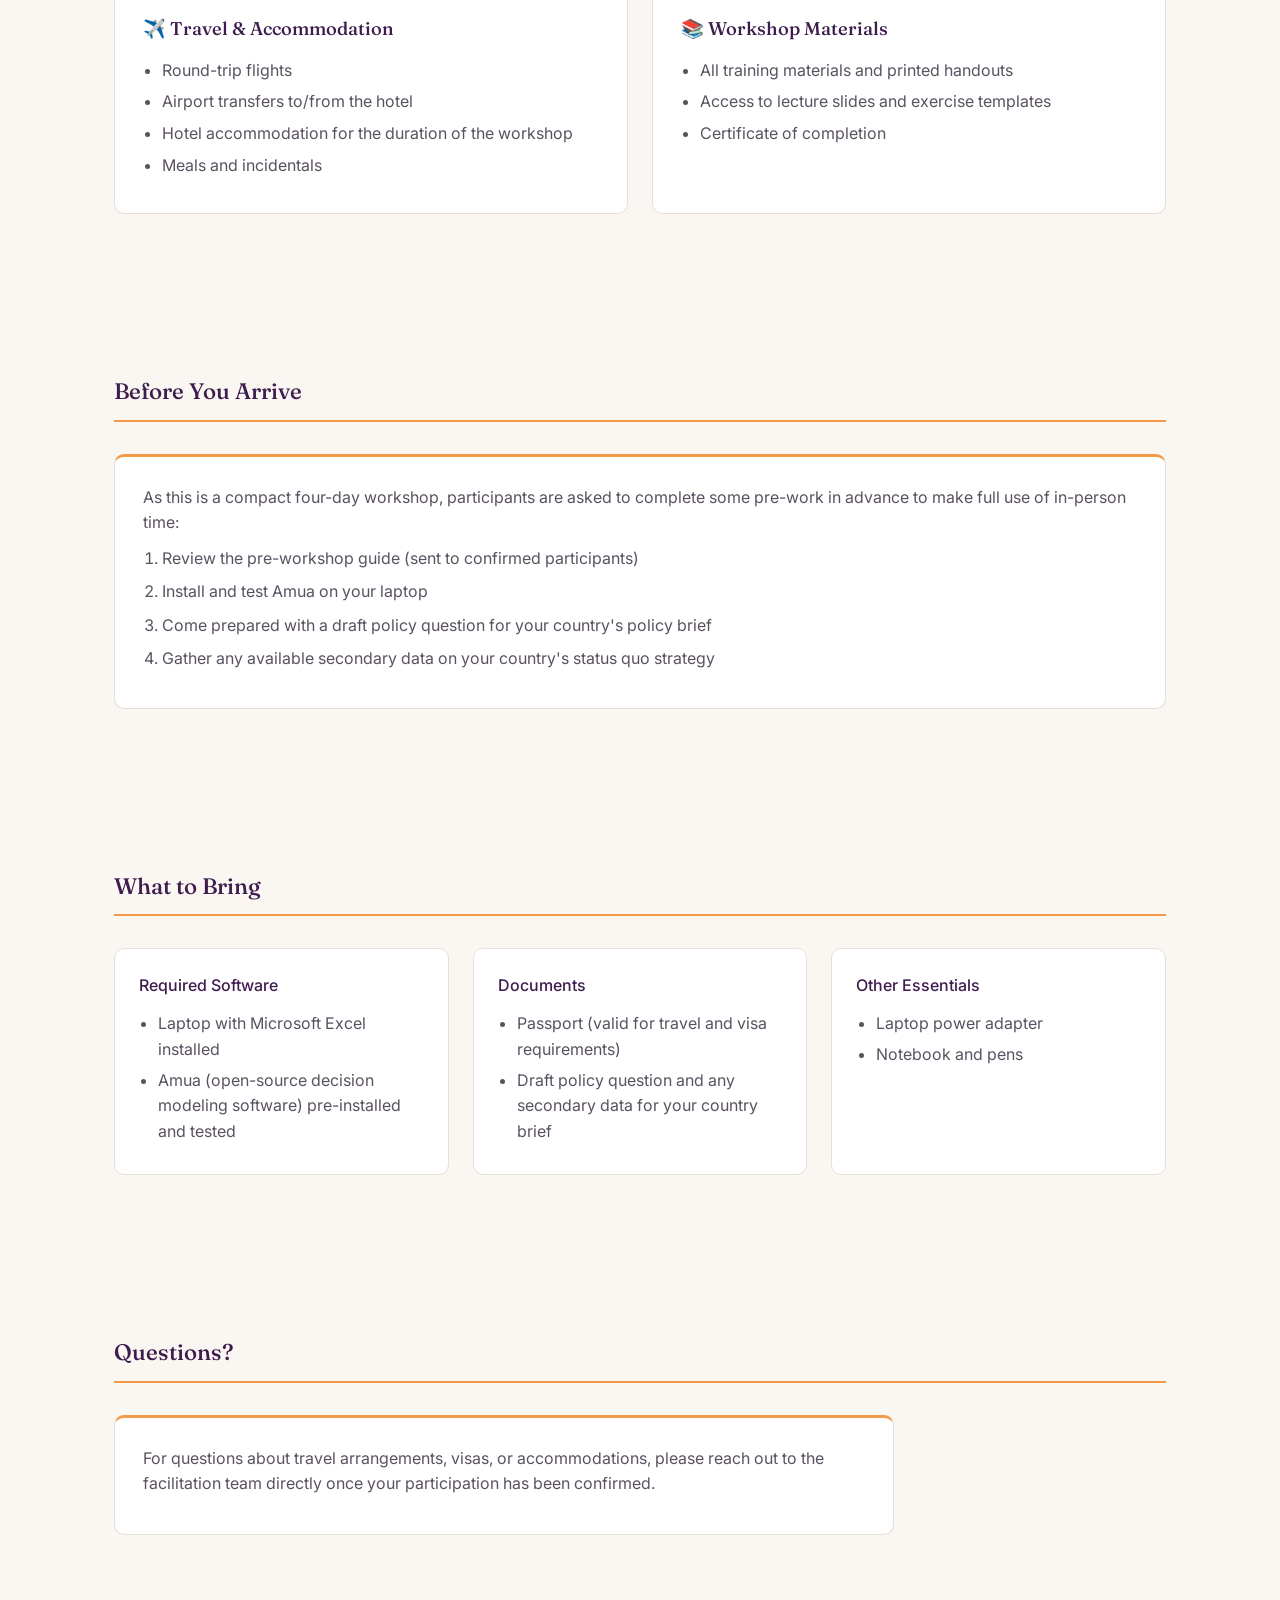
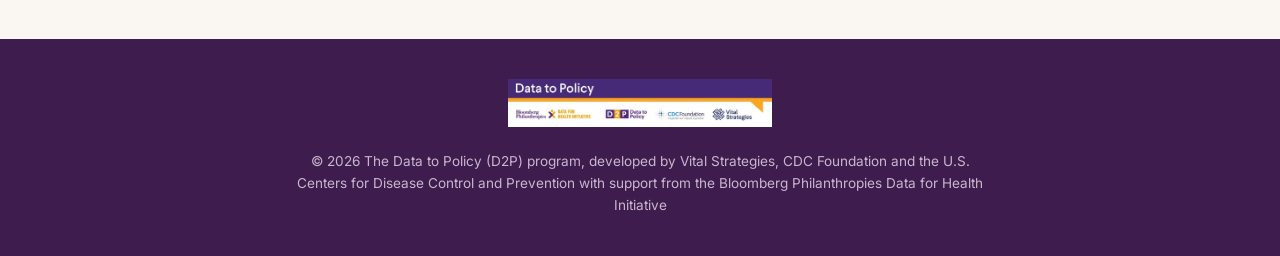
<file: logistics.html>
<!DOCTYPE html>
<html lang="en">
<head>
    <meta charset="UTF-8">
    <meta name="viewport" content="width=device-width, initial-scale=1.0">
    <title>Logistics - D2P Regional Health Economics TOT</title>
    <link rel="preconnect" href="https://fonts.googleapis.com">
    <link rel="preconnect" href="https://fonts.gstatic.com" crossorigin>
    <link href="https://fonts.googleapis.com/css2?family=Fraunces:opsz,wght@9..144,400;9..144,500;9..144,600&family=Inter:wght@400;500;600;700&display=swap" rel="stylesheet">
    <link rel="stylesheet" href="styles.css">
</head>
<body>
    <nav class="navbar">
        <div class="nav-container">
            <div class="logo">D2P Health Economics TOT 2026</div>
            <ul class="nav-menu">
                <li><a href="index.html">Home</a></li>
                <li><a href="agenda.html">Agenda</a></li>
                <li><a href="facilitators.html">Facilitators</a></li>
                <li><a href="materials.html">Training Materials</a></li>
                <li><a href="logistics.html" class="active">Logistics</a></li>
            </ul>
        </div>
    </nav>

    <header class="page-header">
        <div class="container">
            <h1>Workshop Logistics</h1>
            <p>December 7–10, 2026 | Ho Chi Minh City, Vietnam</p>
        </div>
    </header>

    <main class="container">
        <section class="logistics-intro">
            <h2>Travel Overview</h2>
            <p>Vital Strategies and the CDC Foundation will cover the costs of flights, airport transfers, accommodation, meals, incidentals, and all workshop materials for confirmed participants. Participants are expected to arrive Sunday, December 6 and depart Friday, December 11, 2026.</p>
            <div class="note-banner">
                <strong>Please note:</strong> Dates and location are subject to change. Confirmed venue details, hotel information, and travel booking instructions will be shared directly with selected participants.
            </div>
        </section>

        <section class="details-grid section-spacing">
            <div class="detail-item">
                <h4>Workshop Dates</h4>
                <p>Monday, Dec 7 – Thursday, Dec 10, 2026</p>
            </div>
            <div class="detail-item">
                <h4>Location</h4>
                <p>Ho Chi Minh City, Vietnam<br>Venue to be confirmed</p>
            </div>
            <div class="detail-item">
                <h4>Arrival / Departure</h4>
                <p>Arrive Sun, Dec 6<br>Depart Fri, Dec 11</p>
            </div>
            <div class="detail-item">
                <h4>Language</h4>
                <p>Conducted in English<br>Interpretation considered as needed</p>
            </div>
        </section>

        <section class="logistics-section">
            <h2>Sample Travel Timeline</h2>
            <div class="timeline">
                <div class="timeline-row">
                    <div>Sun, Dec 6</div>
                    <div>Arrival in Ho Chi Minh City; airport transfer to hotel</div>
                </div>
                <div class="timeline-row">
                    <div>Mon–Wed, Dec 7–9</div>
                    <div>Workshop sessions, 9:00 AM – 4:00 PM daily (lunch 12:00–1:00 PM)</div>
                </div>
                <div class="timeline-row">
                    <div>Thu, Dec 10</div>
                    <div>Final workshop day (half day), 9:00 AM – 3:15 PM, closing ceremony</div>
                </div>
                <div class="timeline-row">
                    <div>Fri, Dec 11</div>
                    <div>Departure; airport transfer provided</div>
                </div>
            </div>
        </section>

        <section class="logistics-section">
            <h2>What's Covered</h2>
            <div class="info-grid">
                <div class="info-card">
                    <h3>✈️ Travel & Accommodation</h3>
                    <ul>
                        <li>Round-trip flights</li>
                        <li>Airport transfers to/from the hotel</li>
                        <li>Hotel accommodation for the duration of the workshop</li>
                        <li>Meals and incidentals</li>
                    </ul>
                </div>
                <div class="info-card">
                    <h3>📚 Workshop Materials</h3>
                    <ul>
                        <li>All training materials and printed handouts</li>
                        <li>Access to lecture slides and exercise templates</li>
                        <li>Certificate of completion</li>
                    </ul>
                </div>
            </div>
        </section>

        <section class="logistics-section">
            <h2>Before You Arrive</h2>
            <div class="info-card">
                <p>As this is a compact four-day workshop, participants are asked to complete some pre-work in advance to make full use of in-person time:</p>
                <ol>
                    <li>Review the pre-workshop guide (sent to confirmed participants)</li>
                    <li>Install and test Amua on your laptop</li>
                    <li>Come prepared with a draft policy question for your country's policy brief</li>
                    <li>Gather any available secondary data on your country's status quo strategy</li>
                </ol>
            </div>
        </section>

        <section class="logistics-section">
            <h2>What to Bring</h2>
            <div class="tech-grid">
                <div class="tech-item">
                    <h4>Required Software</h4>
                    <ul>
                        <li>Laptop with Microsoft Excel installed</li>
                        <li>Amua (open-source decision modeling software) pre-installed and tested</li>
                    </ul>
                </div>
                <div class="tech-item">
                    <h4>Documents</h4>
                    <ul>
                        <li>Passport (valid for travel and visa requirements)</li>
                        <li>Draft policy question and any secondary data for your country brief</li>
                    </ul>
                </div>
                <div class="tech-item">
                    <h4>Other Essentials</h4>
                    <ul>
                        <li>Laptop power adapter</li>
                        <li>Notebook and pens</li>
                    </ul>
                </div>
            </div>
        </section>

        <section class="logistics-section">
            <h2>Questions?</h2>
            <div class="info-card" style="max-width: 780px;">
                <p>For questions about travel arrangements, visas, or accommodations, please reach out to the facilitation team directly once your participation has been confirmed.</p>
            </div>
        </section>
    </main>

    <footer class="footer">
        <div class="container">
            <div class="footer-content">
                <div class="footer-logos">
                    <img src="D2P1.jpg" alt="Data to Policy - Partner Organizations" class="footer-logo">
                </div>
                <div class="footer-text">
                    <p>&copy; 2026 The Data to Policy (D2P) program, developed by Vital Strategies, CDC Foundation and the U.S. Centers for Disease Control and Prevention with support from the Bloomberg Philanthropies Data for Health Initiative</p>
                </div>
            </div>
        </div>
    </footer>
</body>
</html>
</file>
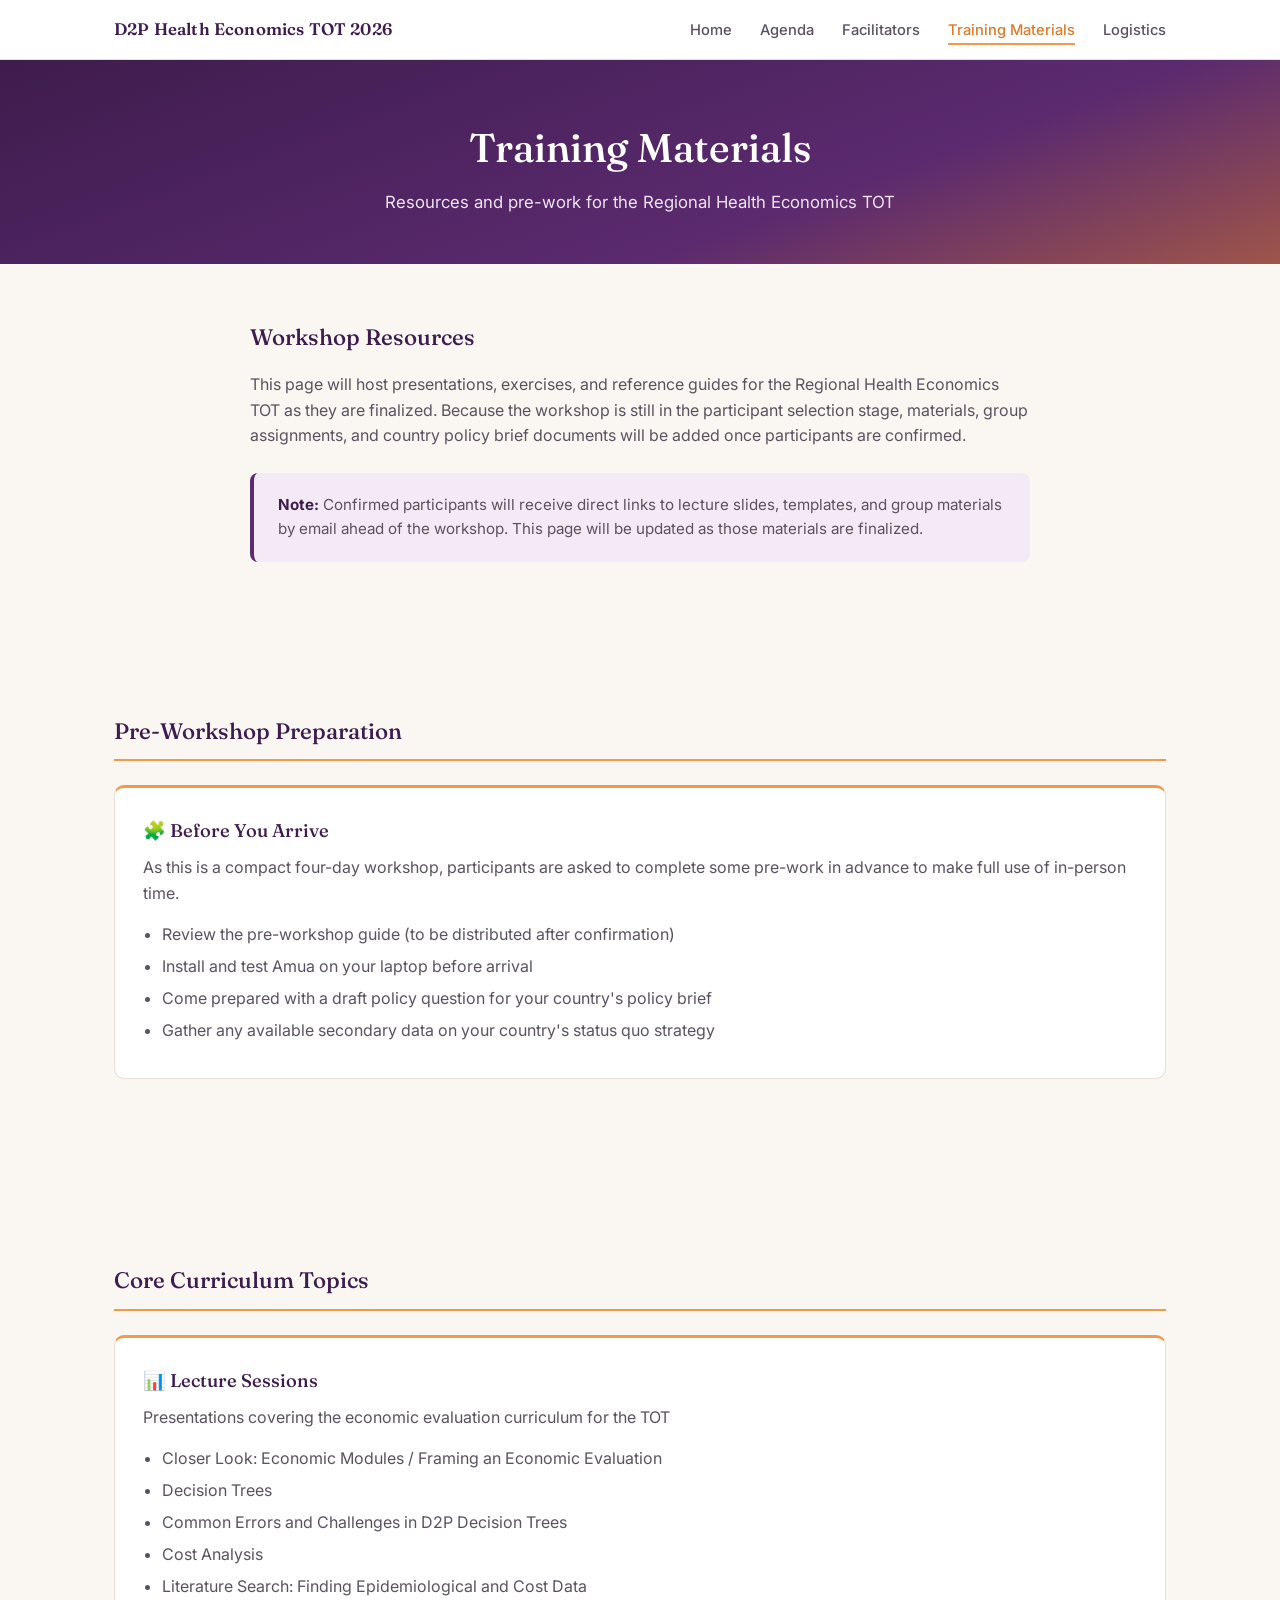
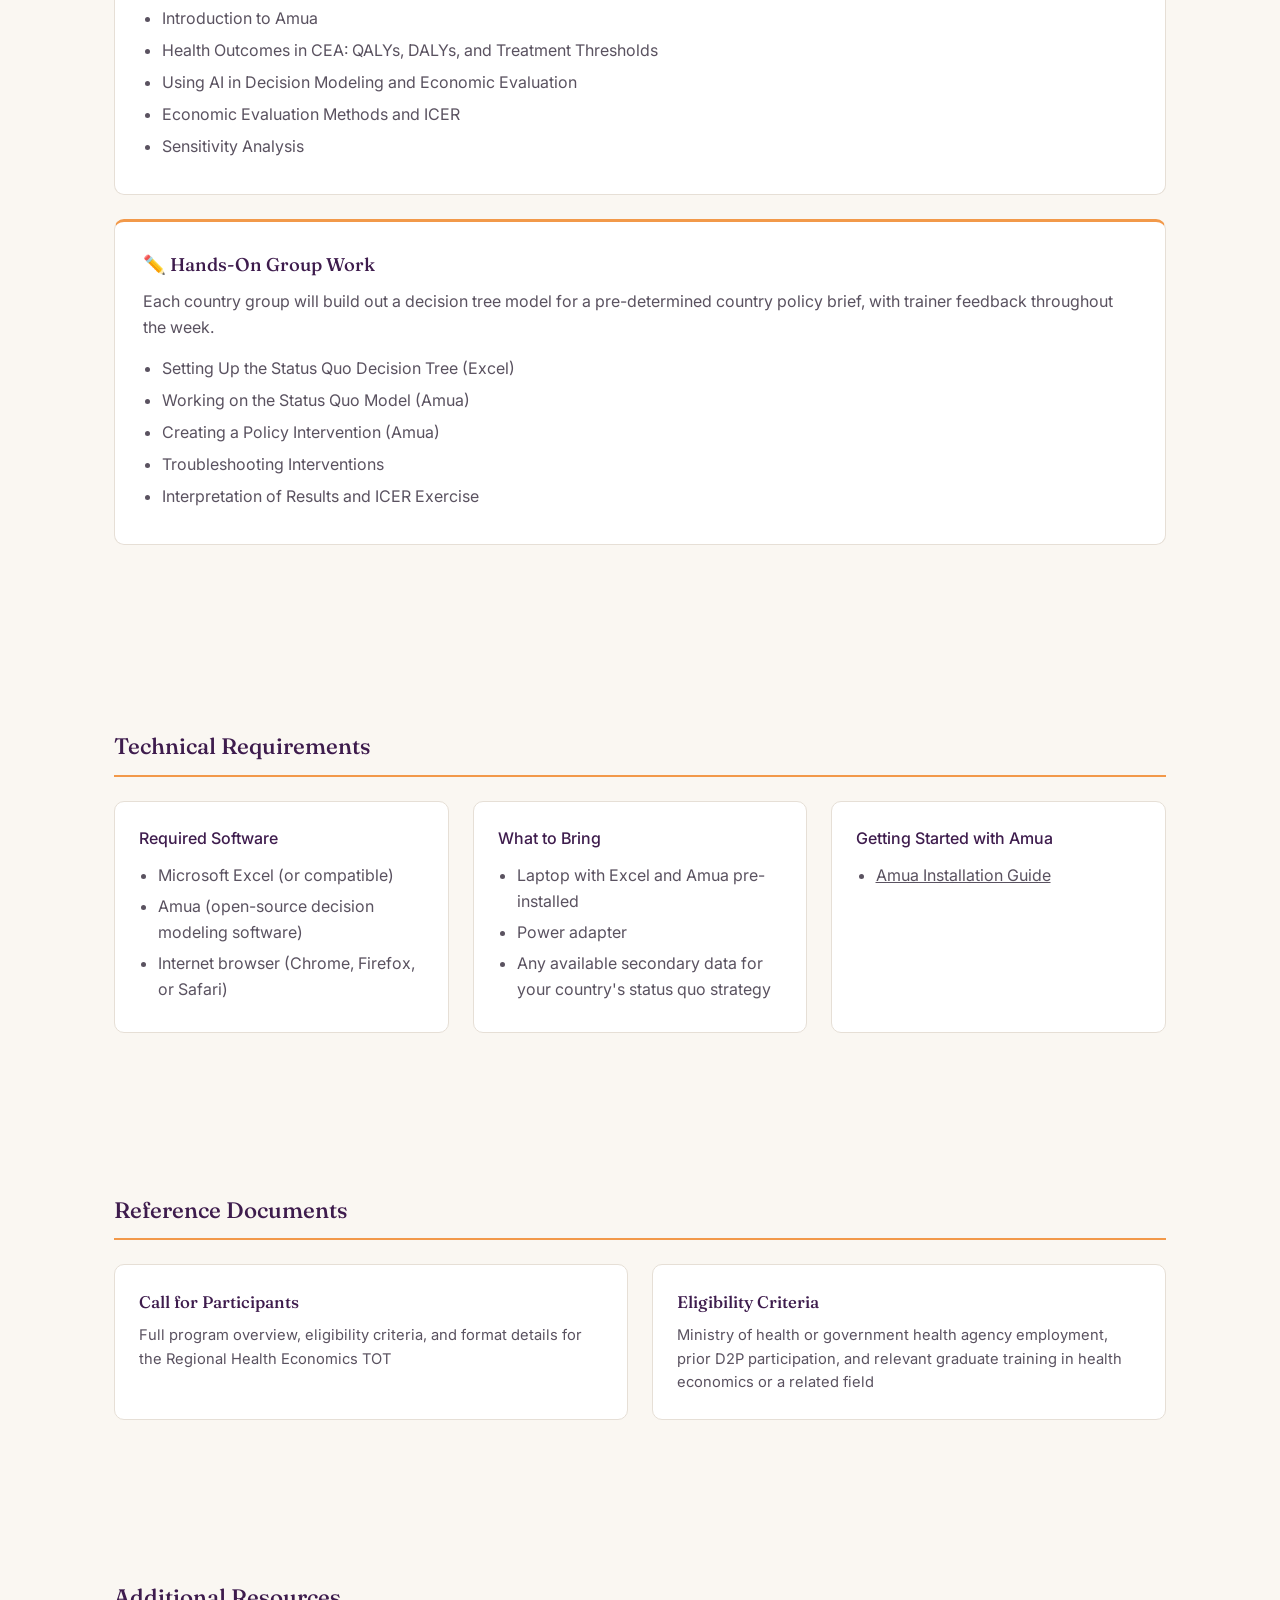
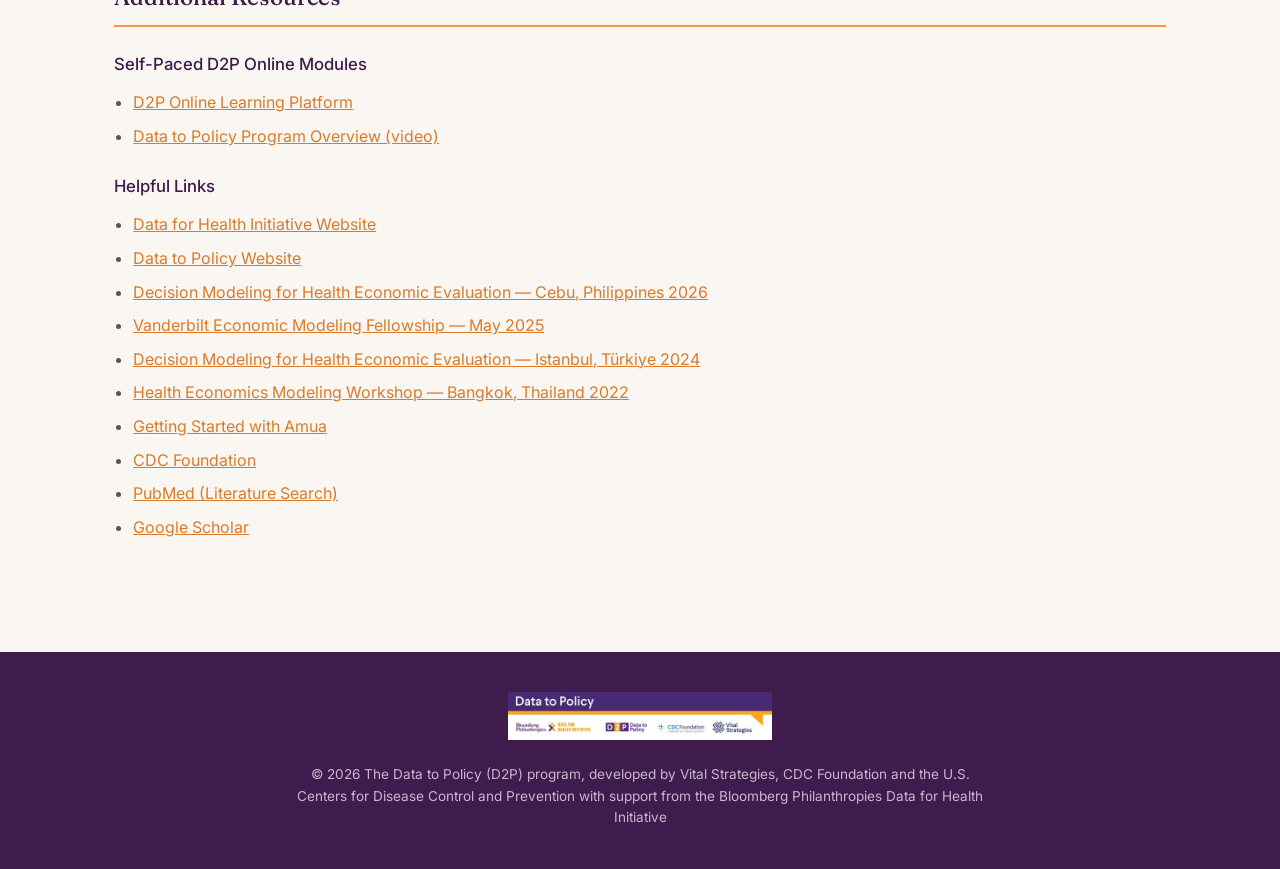
<file: materials.html>
<!DOCTYPE html>
<html lang="en">
<head>
    <meta charset="UTF-8">
    <meta name="viewport" content="width=device-width, initial-scale=1.0">
    <title>Training Materials - D2P Regional Health Economics TOT</title>
    <link rel="preconnect" href="https://fonts.googleapis.com">
    <link rel="preconnect" href="https://fonts.gstatic.com" crossorigin>
    <link href="https://fonts.googleapis.com/css2?family=Fraunces:opsz,wght@9..144,400;9..144,500;9..144,600&family=Inter:wght@400;500;600;700&display=swap" rel="stylesheet">
    <link rel="stylesheet" href="styles.css">
</head>
<body>
    <nav class="navbar">
        <div class="nav-container">
            <div class="logo">D2P Health Economics TOT 2026</div>
            <ul class="nav-menu">
                <li><a href="index.html">Home</a></li>
                <li><a href="agenda.html">Agenda</a></li>
                <li><a href="facilitators.html">Facilitators</a></li>
                <li><a href="materials.html" class="active">Training Materials</a></li>
                <li><a href="logistics.html">Logistics</a></li>
            </ul>
        </div>
    </nav>

    <header class="page-header">
        <div class="container">
            <h1>Training Materials</h1>
            <p>Resources and pre-work for the Regional Health Economics TOT</p>
        </div>
    </header>

    <main class="container">
        <section class="materials-intro">
            <h2>Workshop Resources</h2>
            <p>This page will host presentations, exercises, and reference guides for the Regional Health Economics TOT as they are finalized. Because the workshop is still in the participant selection stage, materials, group assignments, and country policy brief documents will be added once participants are confirmed.</p>
            <div class="note-banner">
                <p><strong>Note:</strong> Confirmed participants will receive direct links to lecture slides, templates, and group materials by email ahead of the workshop. This page will be updated as those materials are finalized.</p>
            </div>
        </section>

        <section class="materials-section">
            <h2>Pre-Workshop Preparation</h2>
            <div class="materials-category">
                <h3>🧩 Before You Arrive</h3>
                <p>As this is a compact four-day workshop, participants are asked to complete some pre-work in advance to make full use of in-person time.</p>
                <div class="materials-list">
                    <ul>
                        <li>Review the pre-workshop guide (to be distributed after confirmation)</li>
                        <li>Install and test Amua on your laptop before arrival</li>
                        <li>Come prepared with a draft policy question for your country's policy brief</li>
                        <li>Gather any available secondary data on your country's status quo strategy</li>
                    </ul>
                </div>
            </div>
        </section>

        <section class="materials-section">
            <h2>Core Curriculum Topics</h2>
            <div class="materials-category">
                <h3>📊 Lecture Sessions</h3>
                <p>Presentations covering the economic evaluation curriculum for the TOT</p>
                <div class="materials-list">
                    <ul>
                        <li>Closer Look: Economic Modules / Framing an Economic Evaluation</li>
                        <li>Decision Trees</li>
                        <li>Common Errors and Challenges in D2P Decision Trees</li>
                        <li>Cost Analysis</li>
                        <li>Literature Search: Finding Epidemiological and Cost Data</li>
                        <li>Introduction to Amua</li>
                        <li>Health Outcomes in CEA: QALYs, DALYs, and Treatment Thresholds</li>
                        <li>Using AI in Decision Modeling and Economic Evaluation</li>
                        <li>Economic Evaluation Methods and ICER</li>
                        <li>Sensitivity Analysis</li>
                    </ul>
                </div>
            </div>

            <div class="materials-category">
                <h3>✏️ Hands-On Group Work</h3>
                <p>Each country group will build out a decision tree model for a pre-determined country policy brief, with trainer feedback throughout the week.</p>
                <div class="materials-list">
                    <ul>
                        <li>Setting Up the Status Quo Decision Tree (Excel)</li>
                        <li>Working on the Status Quo Model (Amua)</li>
                        <li>Creating a Policy Intervention (Amua)</li>
                        <li>Troubleshooting Interventions</li>
                        <li>Interpretation of Results and ICER Exercise</li>
                    </ul>
                </div>
            </div>
        </section>

        <section class="materials-section">
            <h2>Technical Requirements</h2>
            <div class="tech-grid">
                <div class="tech-item">
                    <h4>Required Software</h4>
                    <ul>
                        <li>Microsoft Excel (or compatible)</li>
                        <li>Amua (open-source decision modeling software)</li>
                        <li>Internet browser (Chrome, Firefox, or Safari)</li>
                    </ul>
                </div>
                <div class="tech-item">
                    <h4>What to Bring</h4>
                    <ul>
                        <li>Laptop with Excel and Amua pre-installed</li>
                        <li>Power adapter</li>
                        <li>Any available secondary data for your country's status quo strategy</li>
                    </ul>
                </div>
                <div class="tech-item">
                    <h4>Getting Started with Amua</h4>
                    <ul>
                        <li><a href="https://github.com/zward/Amua/wiki/Getting-Started" target="_blank">Amua Installation Guide</a></li>
                    </ul>
                </div>
            </div>
        </section>

        <section class="materials-section">
            <h2>Reference Documents</h2>
            <div class="reference-grid">
                <div class="reference-item">
                    <h4>Call for Participants</h4>
                    <p>Full program overview, eligibility criteria, and format details for the Regional Health Economics TOT</p>
                </div>
                <div class="reference-item">
                    <h4>Eligibility Criteria</h4>
                    <p>Ministry of health or government health agency employment, prior D2P participation, and relevant graduate training in health economics or a related field</p>
                </div>
            </div>
        </section>

        <section class="materials-section">
            <h2>Additional Resources</h2>
            <div class="resources-list">
                <h4>Self-Paced D2P Online Modules</h4>
                <ul>
                    <li><a href="https://learning.vitalstrategies.org/data-to-policy/" target="_blank">D2P Online Learning Platform</a></li>
                    <li><a href="https://www.youtube.com/watch?v=Zzu4W_Hz9ng" target="_blank">Data to Policy Program Overview (video)</a></li>
                </ul>

                <h4>Helpful Links</h4>
                <ul>
                    <li><a href="https://www.vitalstrategies.org/data-for-health/" target="_blank">Data for Health Initiative Website</a></li>
                    <li><a href="https://www.d4hdataimpact.org/data-to-policy/" target="_blank">Data to Policy Website</a></li>
                    <li><a href="https://geratcliff.github.io/vital-2026-Cebu/" target="_blank">Decision Modeling for Health Economic Evaluation — Cebu, Philippines 2026</a></li>
                    <li><a href="https://graveja0.github.io/vital-fellows-2025-website/" target="_blank">Vanderbilt Economic Modeling Fellowship — May 2025</a></li>
                    <li><a href="https://graveja0.github.io/vital-istanbul-2024/index.html" target="_blank">Decision Modeling for Health Economic Evaluation — Istanbul, Türkiye 2024</a></li>
                    <li><a href="https://vchem-vital-workshop-2022.netlify.app/" target="_blank">Health Economics Modeling Workshop — Bangkok, Thailand 2022</a></li>
                    <li><a href="https://github.com/zward/Amua/wiki/Getting-Started" target="_blank">Getting Started with Amua</a></li>
                    <li><a href="https://www.cdcfoundation.org/" target="_blank">CDC Foundation</a></li>
                    <li><a href="https://pubmed.ncbi.nlm.nih.gov/" target="_blank">PubMed (Literature Search)</a></li>
                    <li><a href="https://scholar.google.com/" target="_blank">Google Scholar</a></li>
                </ul>
            </div>
        </section>
    </main>

    <footer class="footer">
        <div class="container">
            <div class="footer-content">
                <div class="footer-logos">
                    <img src="D2P1.jpg" alt="Data to Policy - Partner Organizations" class="footer-logo">
                </div>
                <div class="footer-text">
                    <p>&copy; 2026 The Data to Policy (D2P) program, developed by Vital Strategies, CDC Foundation and the U.S. Centers for Disease Control and Prevention with support from the Bloomberg Philanthropies Data for Health Initiative</p>
                </div>
            </div>
        </div>
    </footer>
</body>
</html>
</file>
<file: styles.css>
/* ==========================================================================
   D2P Regional Health Economics TOT — Site Stylesheet
   Shared across index.html, agenda.html, materials.html,
   facilitators.html, and logistics.html
   ========================================================================== */

:root {
    --purple: #5B2A6F;
    --purple-deep: #3E1C4D;
    --orange: #F2994A;
    --orange-deep: #D97B2A;
    --cream: #FAF7F2;
    --ink: #2B2530;
    --ink-soft: #5A5260;
    --line: #E6DFD6;
}

* { box-sizing: border-box; margin: 0; padding: 0; }

body {
    font-family: 'Inter', -apple-system, sans-serif;
    background: var(--cream);
    color: var(--ink);
    line-height: 1.6;
}

h1, h2, h3, h4 {
    font-family: 'Fraunces', Georgia, serif;
    color: var(--purple-deep);
    font-weight: 500;
}

a { color: inherit; }

.container { max-width: 1100px; margin: 0 auto; padding: 0 1.5rem; }

section { padding: 3.5rem 0; }

/* ==========================================================================
   Navigation
   ========================================================================== */

.navbar {
    background: #FFFFFF;
    border-bottom: 1px solid var(--line);
    position: sticky;
    top: 0;
    z-index: 10;
}
.nav-container {
    max-width: 1100px;
    margin: 0 auto;
    padding: 1rem 1.5rem;
    display: flex;
    justify-content: space-between;
    align-items: center;
    flex-wrap: wrap;
    gap: 0.75rem;
}
.logo {
    font-family: 'Fraunces', serif;
    font-weight: 600;
    font-size: 1.05rem;
    color: var(--purple-deep);
    letter-spacing: 0.01em;
}
.nav-menu {
    list-style: none;
    display: flex;
    gap: 1.75rem;
}
.nav-menu a {
    text-decoration: none;
    font-size: 0.92rem;
    font-weight: 500;
    color: var(--ink-soft);
    padding-bottom: 0.25rem;
    border-bottom: 2px solid transparent;
    transition: border-color 0.2s, color 0.2s;
}
.nav-menu a:hover,
.nav-menu a.active {
    color: var(--orange-deep);
    border-bottom-color: var(--orange);
}

/* ==========================================================================
   Hero (home page)
   ========================================================================== */

.hero {
    background: linear-gradient(160deg, var(--purple-deep) 0%, var(--purple) 65%, var(--orange-deep) 130%);
    color: #FFF;
    padding: 5.5rem 1.5rem 4.5rem;
    text-align: center;
}
.hero-content { max-width: 780px; margin: 0 auto; }
.hero h1 {
    color: #FFF;
    font-size: clamp(2rem, 4.2vw, 3rem);
    font-weight: 500;
    line-height: 1.2;
    margin-bottom: 1.25rem;
}
.hero-subtitle {
    font-size: 1.15rem;
    font-weight: 600;
    letter-spacing: 0.02em;
    color: #FBD9B0;
    margin-bottom: 0.75rem;
}
.hero-description {
    font-size: 1.05rem;
    color: #EFE4F1;
    max-width: 560px;
    margin: 0 auto;
}

/* ==========================================================================
   Page header (interior pages: agenda, materials, facilitators, logistics)
   ========================================================================== */

.page-header {
    background: linear-gradient(160deg, var(--purple-deep) 0%, var(--purple) 65%, var(--orange-deep) 130%);
    color: #FFF;
    padding: 3.5rem 1.5rem 3rem;
    text-align: center;
}
.page-header h1 {
    color: #FFF;
    font-size: clamp(1.8rem, 3.6vw, 2.5rem);
    font-weight: 500;
    margin-bottom: 0.6rem;
}
.page-header p {
    color: #EFE4F1;
    font-size: 1.05rem;
}

main { padding: 3rem 0 4rem; }

/* ==========================================================================
   Intro / welcome blocks
   ========================================================================== */

.welcome-section,
.agenda-intro,
.materials-intro,
.logistics-intro,
.facilitators-intro {
    max-width: 780px;
    margin: 0 auto 2.5rem;
}
.welcome-section { padding: 3.5rem 1.5rem 1rem; text-align: center; }
.logistics-intro,
.facilitators-intro { text-align: center; }

.welcome-section h2,
.agenda-intro h2,
.materials-intro h2,
.logistics-intro h2,
.facilitators-intro h2 {
    margin-bottom: 1rem;
    font-size: 1.6rem;
}
.agenda-intro h2,
.materials-intro h2,
.logistics-intro h2 { font-size: 1.4rem; }

.welcome-section p,
.agenda-intro > p,
.materials-intro > p,
.logistics-intro p,
.facilitators-intro p {
    color: var(--ink-soft);
}
.agenda-intro > p,
.materials-intro > p { margin-bottom: 1.5rem; }

/* ==========================================================================
   Note / callout banner
   ========================================================================== */

.note-banner {
    background: #F3EAF6;
    border-left: 4px solid var(--purple);
    padding: 1.25rem 1.5rem;
    border-radius: 8px;
    color: var(--ink-soft);
    font-size: 0.95rem;
}
.note-banner strong { color: var(--purple-deep); }
.logistics-intro .note-banner {
    max-width: 780px;
    margin: 1.5rem auto 0;
}

.schedule-note {
    background: #F3EAF6;
    border-left: 4px solid var(--purple);
    padding: 1.25rem 1.5rem;
    border-radius: 8px;
    color: var(--ink-soft);
    font-size: 0.95rem;
}
.schedule-note p:first-child {
    margin-bottom: 0.5rem;
    color: var(--purple-deep);
    font-weight: 600;
    font-family: 'Inter', sans-serif;
}
.schedule-note ul { padding-left: 1.2rem; }
.schedule-note li { margin-bottom: 0.25rem; }

/* ==========================================================================
   Info cards grid (home page objectives/background/eligibility/deliverables)
   ========================================================================== */

.info-grid {
    display: grid;
    grid-template-columns: repeat(2, 1fr);
    gap: 1.5rem;
    padding-top: 1rem;
}
.info-card {
    background: #FFF;
    border: 1px solid var(--line);
    border-top: 3px solid var(--orange);
    border-radius: 10px;
    padding: 1.75rem;
}
.info-card h3 { font-size: 1.15rem; margin-bottom: 0.85rem; }
.info-card p { color: var(--ink-soft); margin-bottom: 0.6rem; }
.info-card ul { padding-left: 1.2rem; color: var(--ink-soft); }
.info-card li { margin-bottom: 0.4rem; }
.info-card ol { padding-left: 1.2rem; color: var(--ink-soft); }
.info-card ol li { margin-bottom: 0.5rem; }

/* ==========================================================================
   Key details / detail item grid (home + logistics)
   ========================================================================== */

.key-details h2,
.logistics-section h2 {
    text-align: center;
    margin-bottom: 2rem;
    font-size: 1.6rem;
}
.logistics-section h2 {
    text-align: left;
    font-size: 1.4rem;
    padding-bottom: 0.6rem;
    border-bottom: 2px solid var(--orange);
}

.details-grid {
    display: grid;
    grid-template-columns: repeat(4, 1fr);
    gap: 1.25rem;
}
.details-grid.section-spacing { margin-bottom: 3rem; }

.detail-item {
    text-align: center;
    padding: 1.5rem 1rem;
    background: #FFF;
    border: 1px solid var(--line);
    border-radius: 10px;
}
.detail-item h4 {
    font-size: 0.78rem;
    text-transform: uppercase;
    letter-spacing: 0.08em;
    color: var(--orange-deep);
    font-family: 'Inter', sans-serif;
    font-weight: 700;
    margin-bottom: 0.6rem;
}
.detail-item p { color: var(--ink-soft); font-size: 0.95rem; }

.logistics-section { margin-bottom: 3rem; }

/* ==========================================================================
   CTA section (home page)
   ========================================================================== */

.cta-section { text-align: center; }
.cta-section h2 { margin-bottom: 1.5rem; font-size: 1.6rem; }
.cta-buttons {
    display: flex;
    justify-content: center;
    gap: 1rem;
    flex-wrap: wrap;
}
.btn {
    display: inline-block;
    padding: 0.8rem 1.6rem;
    border-radius: 6px;
    text-decoration: none;
    font-weight: 600;
    font-size: 0.95rem;
    transition: transform 0.15s, box-shadow 0.15s;
}
.btn:hover { transform: translateY(-1px); }
.btn-primary { background: var(--orange); color: #FFF; }
.btn-primary:hover { box-shadow: 0 6px 16px rgba(217,123,42,0.35); }
.btn-secondary { background: #FFF; color: var(--purple-deep); border: 1px solid var(--line); }
.btn-secondary:hover { border-color: var(--purple); }

/* ==========================================================================
   Agenda page — day sections and schedule table
   ========================================================================== */

.agenda-day { margin-bottom: 2.75rem; }
.day-header {
    font-size: 1.3rem;
    margin-bottom: 1.25rem;
    padding-bottom: 0.6rem;
    border-bottom: 2px solid var(--orange);
}

.agenda-table {
    background: #FFF;
    border: 1px solid var(--line);
    border-radius: 10px;
    overflow: hidden;
}
.agenda-row {
    display: grid;
    grid-template-columns: 1fr 2.4fr 1fr;
    border-bottom: 1px solid var(--line);
}
.agenda-row:last-child { border-bottom: none; }
.agenda-row > div {
    padding: 0.85rem 1.1rem;
    border-right: 1px solid var(--line);
    font-size: 0.95rem;
}
.agenda-row > div:last-child { border-right: none; }

.agenda-row.header {
    background: var(--purple-deep);
    color: #FFF;
    font-weight: 600;
    font-family: 'Inter', sans-serif;
    font-size: 0.85rem;
    text-transform: uppercase;
    letter-spacing: 0.04em;
}
.agenda-row.header > div { border-right: 1px solid rgba(255,255,255,0.15); }

.agenda-row.break {
    background: #FDF3E7;
    color: var(--orange-deep);
    font-weight: 600;
}

.session-type {
    display: inline-block;
    font-size: 0.78rem;
    font-weight: 600;
    padding: 0.2rem 0.6rem;
    border-radius: 20px;
    background: #F3EAF6;
    color: var(--purple);
}

/* ==========================================================================
   Materials page
   ========================================================================== */

.materials-section { margin-bottom: 3rem; }
.materials-section h2 {
    font-size: 1.4rem;
    margin-bottom: 1.5rem;
    padding-bottom: 0.6rem;
    border-bottom: 2px solid var(--orange);
}

.materials-category {
    background: #FFF;
    border: 1px solid var(--line);
    border-top: 3px solid var(--orange);
    border-radius: 10px;
    padding: 1.75rem;
    margin-bottom: 1.5rem;
}
.materials-category h3 { font-size: 1.15rem; margin-bottom: 0.6rem; }
.materials-category > p { color: var(--ink-soft); margin-bottom: 1rem; }
.materials-list ul { padding-left: 1.2rem; color: var(--ink-soft); }
.materials-list li { margin-bottom: 0.4rem; }

.reference-grid {
    display: grid;
    grid-template-columns: repeat(2, 1fr);
    gap: 1.5rem;
}
.reference-item {
    background: #FFF;
    border: 1px solid var(--line);
    border-radius: 10px;
    padding: 1.5rem;
}
.reference-item h4 { font-size: 1.05rem; margin-bottom: 0.5rem; }
.reference-item p { color: var(--ink-soft); font-size: 0.92rem; }

.resources-list h4 {
    font-size: 1.05rem;
    margin: 1.5rem 0 0.75rem;
    color: var(--purple-deep);
    font-family: 'Inter', sans-serif;
}
.resources-list ul { padding-left: 1.2rem; color: var(--ink-soft); }
.resources-list li { margin-bottom: 0.5rem; }
.resources-list a { color: var(--orange-deep); text-decoration: underline; }

/* ==========================================================================
   Shared tech requirements grid (materials + logistics)
   ========================================================================== */

.tech-grid {
    display: grid;
    grid-template-columns: repeat(3, 1fr);
    gap: 1.5rem;
}
.tech-item {
    background: #FFF;
    border: 1px solid var(--line);
    border-radius: 10px;
    padding: 1.5rem;
}
.tech-item h4 {
    font-size: 1rem;
    margin-bottom: 0.75rem;
    color: var(--purple-deep);
    font-family: 'Inter', sans-serif;
}
.tech-item ul { padding-left: 1.2rem; color: var(--ink-soft); }
.tech-item li { margin-bottom: 0.35rem; }

/* ==========================================================================
   Facilitators page
   ========================================================================== */

.facilitators-grid {
    display: flex;
    flex-direction: column;
    gap: 1.75rem;
    padding-top: 0;
}

.facilitator-card {
    background: #FFF;
    border: 1px solid var(--line);
    border-top: 3px solid var(--orange);
    border-radius: 10px;
    padding: 1.75rem;
}

.facilitator-header {
    display: flex;
    align-items: center;
    gap: 1.25rem;
    margin-bottom: 1.25rem;
    padding-bottom: 1.25rem;
    border-bottom: 1px solid var(--line);
}

.facilitator-icon {
    flex-shrink: 0;
    width: 56px;
    height: 56px;
    border-radius: 50%;
    background: linear-gradient(160deg, var(--purple) 0%, var(--orange-deep) 130%);
    color: #FFF;
    font-family: 'Fraunces', serif;
    font-weight: 600;
    font-size: 1.1rem;
    display: flex;
    align-items: center;
    justify-content: center;
}

.facilitator-name h3 { font-size: 1.2rem; margin-bottom: 0.15rem; }
.facilitator-title {
    color: var(--orange-deep);
    font-weight: 600;
    font-size: 0.9rem;
}

.facilitator-bio p {
    color: var(--ink-soft);
    margin-bottom: 1rem;
}
.facilitator-bio ul {
    padding-left: 1.2rem;
    color: var(--ink-soft);
    margin-bottom: 1rem;
}
.facilitator-bio li { margin-bottom: 0.4rem; }
.contact-info {
    font-size: 0.92rem;
    color: var(--ink-soft) !important;
    margin-bottom: 0 !important;
}
.contact-info strong { color: var(--purple-deep); }

.facilitation-approach h2 {
    text-align: center;
    margin-bottom: 1rem;
    font-size: 1.4rem;
}
.facilitation-approach > p {
    max-width: 780px;
    margin: 0 auto 2rem;
    text-align: center;
    color: var(--ink-soft);
}

.approach-grid {
    display: grid;
    grid-template-columns: repeat(2, 1fr);
    gap: 1.5rem;
}
.approach-item {
    background: #FFF;
    border: 1px solid var(--line);
    border-radius: 10px;
    padding: 1.5rem;
}
.approach-item h4 { font-size: 1.05rem; margin-bottom: 0.6rem; }
.approach-item p { color: var(--ink-soft); font-size: 0.95rem; }

.contact-section {
    text-align: center;
}
.contact-section h2 { margin-bottom: 1rem; font-size: 1.4rem; }
.contact-section > p {
    max-width: 700px;
    margin: 0 auto 2rem;
    color: var(--ink-soft);
}
.contact-grid {
    display: grid;
    grid-template-columns: repeat(3, 1fr);
    gap: 1.5rem;
    text-align: left;
}
.contact-grid > div {
    background: #FFF;
    border: 1px solid var(--line);
    border-top: 3px solid var(--orange);
    border-radius: 10px;
    padding: 1.5rem;
    color: var(--ink-soft);
    font-size: 0.92rem;
}
.contact-grid strong { color: var(--purple-deep); display: block; margin-bottom: 0.4rem; }

/* ==========================================================================
   Logistics page — travel timeline
   ========================================================================== */

.timeline {
    background: #FFF;
    border: 1px solid var(--line);
    border-radius: 10px;
    overflow: hidden;
}
.timeline-row {
    display: grid;
    grid-template-columns: 1fr 3fr;
    border-bottom: 1px solid var(--line);
}
.timeline-row:last-child { border-bottom: none; }
.timeline-row > div { padding: 0.9rem 1.1rem; }
.timeline-row > div:first-child {
    font-weight: 600;
    color: var(--purple-deep);
    border-right: 1px solid var(--line);
}
.timeline-row > div:last-child { color: var(--ink-soft); }

/* ==========================================================================
   Footer
   ========================================================================== */

.footer {
    background: var(--purple-deep);
    color: #E9DEEC;
    padding: 2.5rem 0;
    margin-top: 1rem;
}
.footer-content { text-align: center; }
.footer-logos { margin-bottom: 1rem; }
.footer-logo { max-height: 48px; }
.footer-text p { font-size: 0.85rem; color: #C9B6CE; max-width: 700px; margin: 0 auto; }

/* ==========================================================================
   Responsive
   ========================================================================== */

@media (max-width: 768px) {
    .agenda-row { grid-template-columns: 1fr; }
}

@media (max-width: 720px) {
    .info-grid,
    .details-grid,
    .reference-grid,
    .tech-grid,
    .approach-grid,
    .contact-grid { grid-template-columns: 1fr; }

    .facilitator-header {
        flex-direction: column;
        text-align: center;
    }

    .agenda-row > div {
        border-right: none;
        border-bottom: 1px solid var(--line);
    }
    .agenda-row > div:last-child { border-bottom: none; }

    .timeline-row { grid-template-columns: 1fr; }
    .timeline-row > div:first-child {
        border-right: none;
        border-bottom: 1px solid var(--line);
    }

    .nav-menu { gap: 1rem; font-size: 0.85rem; }
}
</file>
